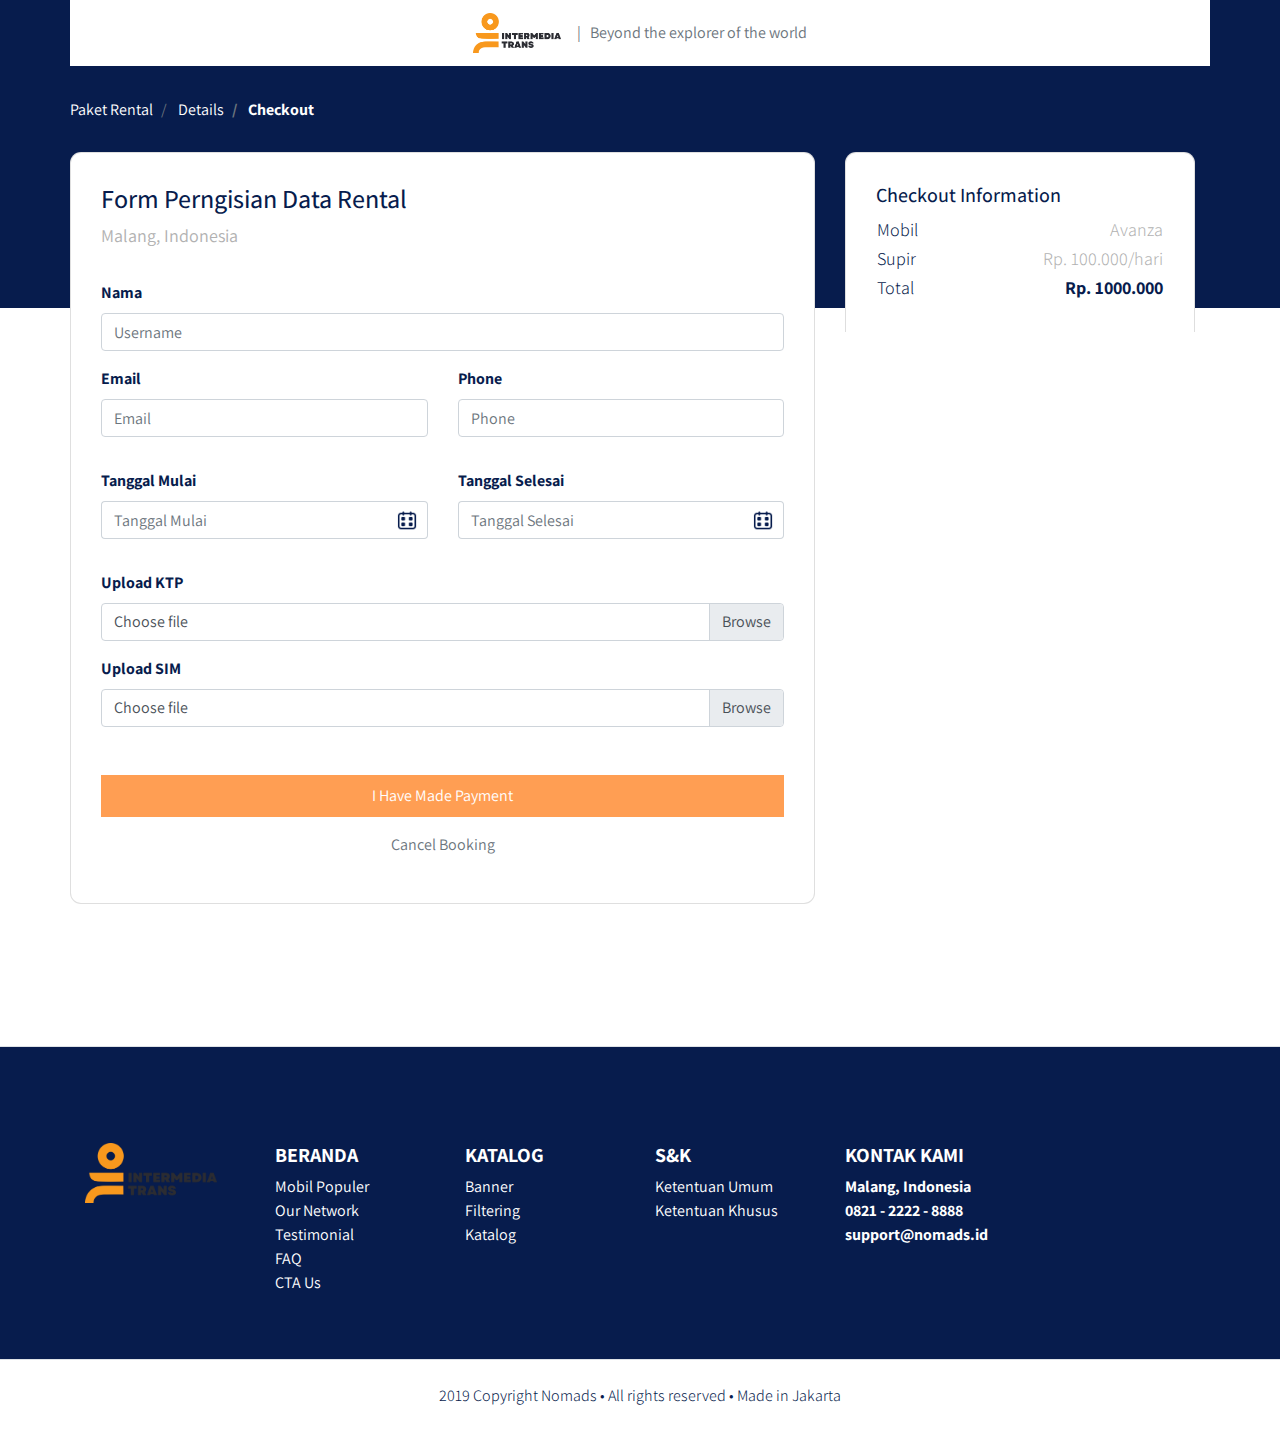
<file: checkout.html>
<!DOCTYPE html>
<html lang="en">

<head>
    <meta charset="UTF-8" />
    <meta name="viewport" content="width=device-width, initial-scale=1.0" />
    <meta http-equiv="X-UA-Compatible" content="ie=edge" />
    <title>Details</title>
    <link rel="stylesheet" href="frontend/libraries/bootstrap/css/bootstrap.css" />
    <link rel="stylesheet" href="frontend/styles/main.css" />
    <link href="https://fonts.googleapis.com/css?family=Assistant:200,400,700&&display=swap" rel="stylesheet" />
    <link href="https://fonts.googleapis.com/css?family=Playfair+Display:400,700&display=swap" rel="stylesheet" />
    <link rel="stylesheet" href="frontend/libraries/xzoom/dist/xzoom.css" />
    <link rel="stylesheet" href="frontend/libraries/gijgo/css/gijgo.min.css" />
</head>

<body>
    <!-- Semantic elements -->
    <!-- https://www.w3schools.com/html/html5_semantic_elements.asp -->

    <!-- Bootstrap navbar example -->
    <!-- https://www.w3schools.com/bootstrap4/bootstrap_navbar.asp -->
    <div class="container">
        <nav class="row navbar navbar-expand-lg navbar-light bg-white">
            <div class="navbar-nav ml-auto mr-auto mr-sm-auto mr-lg-0 mr-md-auto">
                <a class="navbar-brand" href="index.html">
                    <img src="frontend/images/logo itc.png" alt="" />
                </a>
            </div>
            <ul class="navbar-nav mr-auto d-none d-lg-block">
                <li>
                    <span class="text-muted">| &nbsp; Beyond the explorer of the world</span>
                </li>
            </ul>
        </nav>
    </div>
    <main>
        <section class="section-details-header"></section>
        <section class="section-details-content">
            <div class="container">
                <div class="row">
                    <div class="col p-0 pl-3 pl-lg-0">
                        <nav aria-label="breadcrumb">
                            <ol class="breadcrumb">
                                <li class="breadcrumb-item" aria-current="page">
                                    Paket Rental
                                </li>
                                <li class="breadcrumb-item" aria-current="page">
                                    Details
                                </li>
                                <li class="breadcrumb-item active" aria-current="page">
                                    Checkout
                                </li>
                            </ol>
                        </nav>
                    </div>
                </div>
                <div class="row">
                    <div class="col-lg-8 pl-lg-0">
                        <div class="card card-details mb-3">
                            <h1>Form Perngisian Data Rental</h1>
                            <p>Malang, Indonesia</p>
                            <div class="member mt-3">
                                <form>
                                    <div class="form-group">
                                        <label for="inputUsername" class="font-weight-bold">Nama </label>
                                        <input type="text" class="form-control" id="inputUsername" placeholder="Username" />
                                    </div>
                                    <div class="form-group row">
                                        <div class="col-md-6 col-sm-6 mb-3">
                                            <label for="inputEmail" class="font-weight-bold">Email </label>
                                            <input type="email" class="form-control" id="inputEmail" placeholder="Email" />
                                        </div>
                                        <div class="col-md-6 col-sm-6">
                                            <label for="inputPhone" class="font-weight-bold">Phone </label>
                                            <input type="tel" class="form-control" id="inputPhone" placeholder="Phone" />
                                        </div>
                                    </div>
                                    <div class="form-group row">
                                        <div class="col-md-6 col-sm-6 mb-3">
                                            <label for="tanggalMulai" class="font-weight-bold">Tanggal Mulai</label>
                                            <div class="input-group">
                                                <input type="text" class="form-control datepicker" id="tanggalMulai" placeholder="Tanggal Mulai" />
                                            </div>
                                        </div>
                                        <div class="col-md-6 col-sm-6 mb-3">
                                            <label for="tanggalSelesai" class="font-weight-bold">Tanggal Selesai</label>
                                            <div class="input-group">
                                                <input type="text" class="form-control datepicker" id="tanggalSelesai" placeholder="Tanggal Selesai" />
                                            </div>
                                        </div>
                                    </div>
                                    <div class="form-group">
                                        <label for="inputKTP" class="font-weight-bold">Upload KTP</label>
                                        <div class="custom-file">
                                            <input type="file" class="custom-file-input" id="inputKTP" accept=".jpg, .jpeg, .png, .pdf" />
                                            <label class="custom-file-label" for="inputKTP">Choose file</label>
                                        </div>
                                    </div>
                                    <div class="form-group">
                                        <label for="inputSIM" class="font-weight-bold">Upload SIM</label>
                                        <div class="custom-file">
                                            <input type="file" class="custom-file-input" id="inputSIM" accept=".jpg, .jpeg, .png, .pdf" />
                                            <label class="custom-file-label" for="inputSIM">Choose file</label>
                                        </div>
                                    </div>
                                    <div class="form-group">
                                        <div class="join-container mt-5">
                                            <a href="success.html" class="btn btn-block btn-join-now mt-3 py-2">I Have Made Payment</a>
                                        </div>
                                        <div class="text-center mt-3">
                                            <a href="#" class="text-muted">Cancel Booking</a>
                                        </div>
                                    </div>
                                </form>
                            </div>
                        </div>
                    </div>
                    <div class="col-lg-4">
                        <div class="card card-details card-right">
                            <h2>Checkout Information</h2>
                            <table class="trip-informations">
                                <tr>
                                    <th width="50%">Mobil</th>
                                    <td width="50%" class="text-right">Avanza</td>
                                </tr>
                                <tr>
                                    <th width="50%">Supir</th>
                                    <td width="50%" class="text-right">Rp. 100.000/hari</td>
                                </tr>
                                <tr>
                                    <th width="50%">Total</th>
                                    <td width="50%" class="text-right text-total"><span class="text-blue">Rp. 1000.000</td>
                  </tr>
                </table>
              </div>
            </div>
          </div>
        </div>
      </section>
    </main>
    <footer class="section-footer mt-5 mb-4 border-top pt-lg-5">
      <div class=" container pt-5 pb-5">
          <div class="row justify-content-center">
              <div class="col-12">
                  <div class="row">
                      <div class="col-12">
                          <div class="row ">
                              <div class="col-12 col-lg-2">
                                  <a class="footer-brand" href="index.html">
                                      <img src="frontend/images/logo itc.png" alt="" />
                                  </a>
                                  <div class="social-icons mt-3 ">
                                      <a href="#" class="social-icon mr-2">
                                          <i class="fab fa-facebook fa-2x "></i>
                                      </a>
                                      <a href="#" class="social-icon">
                                          <i class="fab fa-whatsapp fa-2x mr-2 "></i>
                                      </a>
                                      <a href="#" class="social-icon">
                                          <i class="fab fa-instagram fa-2x "></i>
                                      </a>
                                  </div>
                              </div>

                              <div class="col-12 col-lg-2">
                                  <h5 class="footertxt ">BERANDA</h5>
                                  <ul class="list-unstyled">
                                      <li>
                                          <a href="index.html">Mobil Populer </a>
                                      </li>
                                      <li>
                                          <a href="index.html">Our Network</a>
                                      </li>
                                      <li>
                                          <a href="index.html">Testimonial</a>
                                      </li>
                                      <li>
                                          <a href="index.html">FAQ</a>
                                      </li>
                                      <li>
                                          <a href="index.html">CTA Us</a>
                                      </li>
                                  </ul>
                              </div>
                              <div class="col-12 col-lg-2">
                                  <h5 class="footertxt">KATALOG</h5>
                                  <ul class="list-unstyled">
                                      <li><a href="katalog.html">Banner</a></li>
                                      <li><a href="katalog.html">Filtering</a></li>
                                      <li><a href="katalog.html">Katalog</a></li>
                                  </ul>
                              </div>
                              <div class="col-12 col-lg-2">
                                  <h5 class="footertxt">S&K</h5>
                                  <ul class="list-unstyled">
                                      <li><a href="syaratketentuan.html">Ketentuan Umum </a></li>
                                      <li><a href="syaratketentuan.html">Ketentuan Khusus</a></li>

                                  </ul>
                              </div>
                              <div class="col-12 col-lg-2">
                                  <h5 class="footertxt">KONTAK KAMI</h5>
                                  <ul class="list-unstyled footertxt">
                                      <li>Malang, Indonesia</li>
                                      <li>0821 - 2222 - 8888</li>
                                      <li>support@nomads.id</li>
                                  </ul>
                              </div>
                          </div>
                      </div>
                  </div>
              </div>
          </div>
      </div>
      <div class="container-fluid footerbawah" style="background-color: white;">
          <div class="row border-top justify-content-center align-items-center pt-4">
              <div class="col-auto text-black-500 font-weight-light">2019 Copyright Nomads • All rights reserved • Made in Jakarta</div>
          </div>
      </div>
  </footer>
    <script src="frontend/libraries/retina/retina.js"></script>
    <script src="frontend/libraries/jquery/jquery-3.4.1.min.js"></script>
    <script src="frontend/libraries/bootstrap/js/bootstrap.js"></script>
    <script src="frontend/libraries/xzoom/dist/xzoom.min.js"></script>
    <script src="frontend/libraries/gijgo/js/gijgo.min.js"></script>
    <script>
      $(document).ready(function () {
        $(".xzoom, .xzoom-gallery").xzoom({
          zoomWidth: 500,
          title: false,
          tint: "#333",
          Xoffset: 15,
        });

        $("#tanggalMulai").datepicker({
          uiLibrary: "bootstrap4",
          icons: {
            rightIcon: '<img src="frontend/images/ic_doe.png" alt="" />',
          },
        });

        $("#tanggalSelesai").datepicker({
          uiLibrary: "bootstrap4",
          icons: {
            rightIcon: '<img src="frontend/images/ic_doe.png" alt="" />',
          },
        });
      });
    </script>
  </body>
</html>
</file>
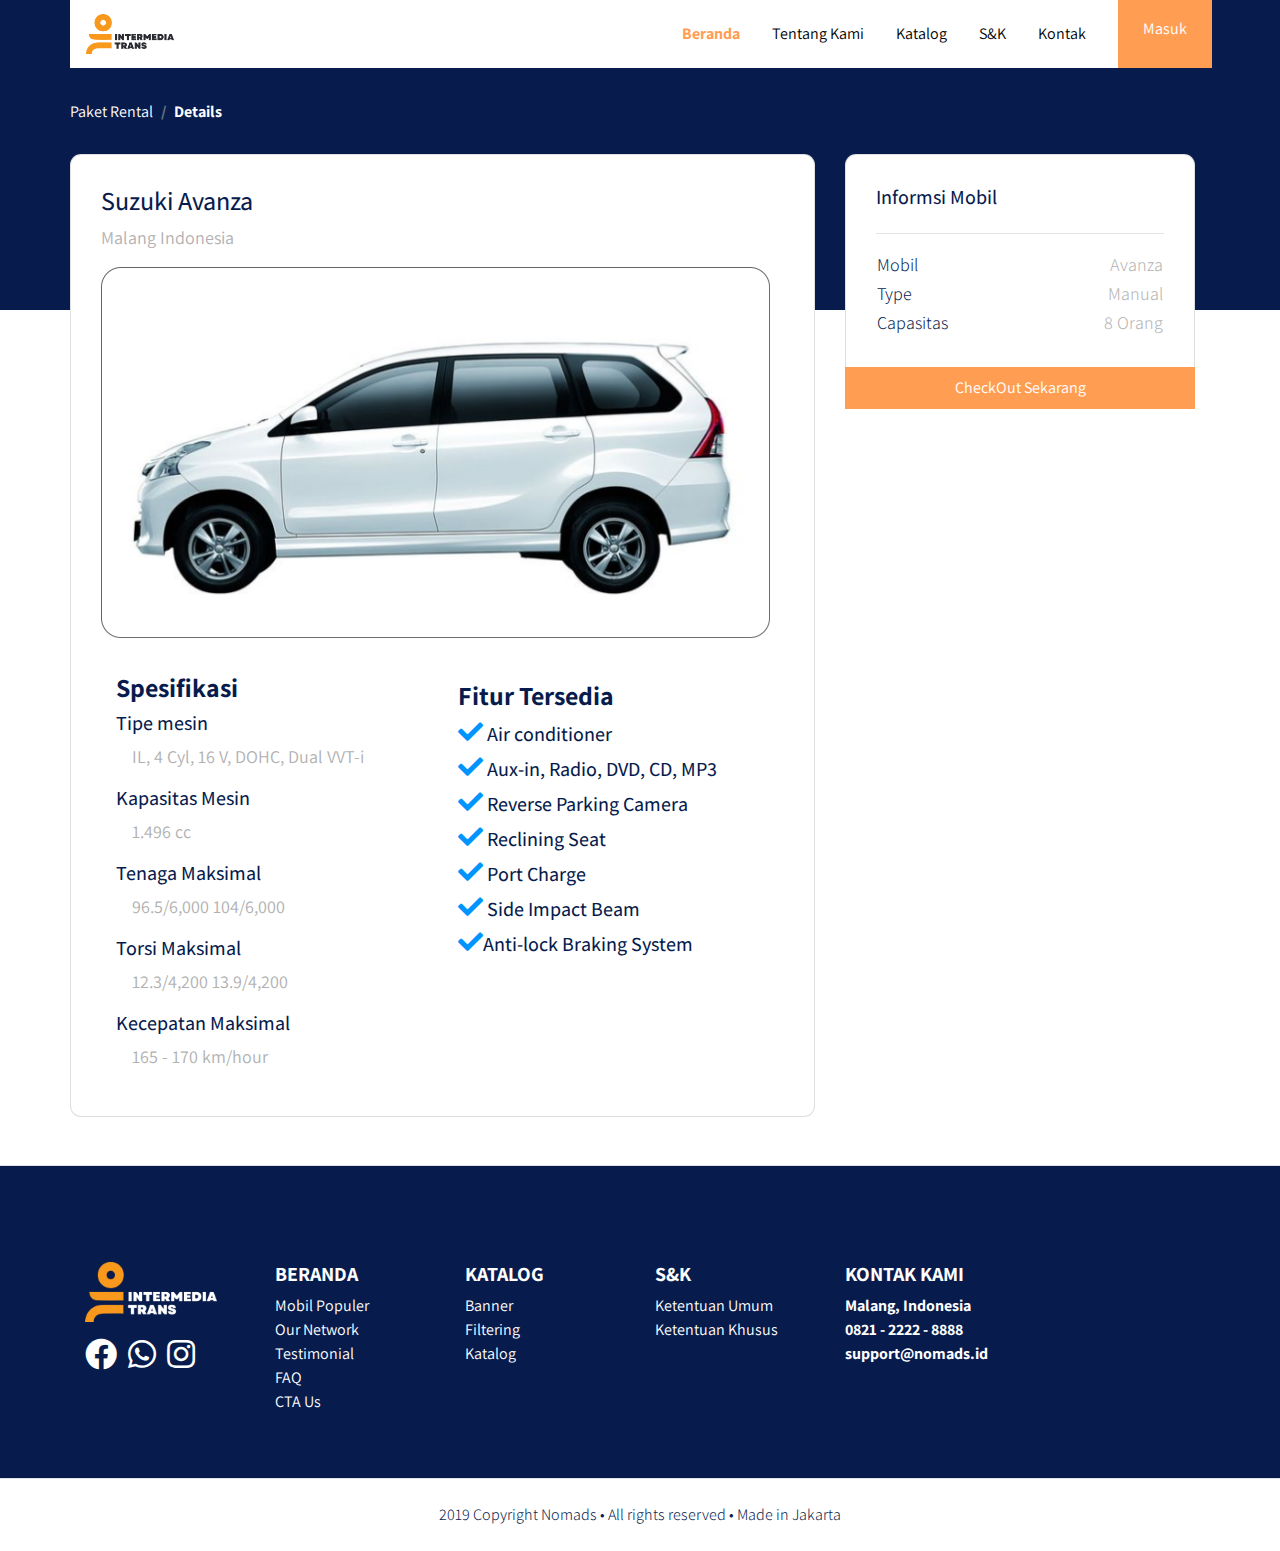
<file: details.html>
<!DOCTYPE html>
<html lang="en">
  <head>
    <meta charset="UTF-8" />
    <meta name="viewport" content="width=device-width, initial-scale=1.0" />
    <meta http-equiv="X-UA-Compatible" content="ie=edge" />
    <title>Details</title>
    <link rel="stylesheet" href="frontend/libraries/bootstrap/css/bootstrap.css" />
    <link rel="stylesheet" href="frontend/styles/main.css" />
    <link href="https://fonts.googleapis.com/css?family=Assistant:200,400,700&&display=swap" rel="stylesheet" />
    <link href="https://fonts.googleapis.com/css?family=Playfair+Display:400,700&display=swap" rel="stylesheet" />
    <link rel="stylesheet" href="frontend/libraries/xzoom/dist/xzoom.css" />
    <link rel="stylesheet" href="https://cdnjs.cloudflare.com/ajax/libs/font-awesome/5.15.3/css/all.min.css" />
  </head>

  <body>
    <!-- Semantic elements -->
    <!-- https://www.w3schools.com/html/html5_semantic_elements.asp -->

    <!-- Bootstrap navbar example -->
    <!-- https://www.w3schools.com/bootstrap4/bootstrap_navbar.asp -->
    <div class="container">
      <nav class="row navbar navbar-expand-lg navbar-light bg-white">
        <a class="navbar-brand" href="index.html">
          <img src="frontend/images/logo itc.png" alt="" />
        </a>
        <button class="navbar-toggler navbar-toggler-right" type="button" data-toggle="collapse" data-target="#navb">
          <span class="navbar-toggler-icon"></span>
        </button>
        <!-- Menu -->
        <!-- Navbar  -->
        <div class="collapse navbar-collapse" id="navb">
          <ul class="navbar-nav ml-auto mr-3">
            <li class="nav-item mx-md-2">
              <a class="nav-link active" href="index.html">Beranda</a>
            </li>
            <li class="nav-item mx-md-2">
              <a class="nav-link" href="tentangkami.html">Tentang Kami</a>
            </li>
            <li class="nav-item mx-md-2">
              <a class="nav-link" href="katalog.html">Katalog</a>
            </li>
            <li class="nav-item mx-md-2">
              <a class="nav-link" href="syaratketentuan.html">S&K</a>
            </li>
            <li class="nav-item mx-md-2">
              <a class="nav-link" href="kontakkami.html">Kontak</a>
            </li>
          </ul>
          <!-- Mobile button -->
          <form class="form-inline d-sm-block d-md-none">
            <a href="login.html" class="btn btn-login my-2 my-sm-0">Masuk</a>
          </form>
          <!-- Desktop Button -->
          <form class="form-inline my-2 my-lg-0 d-none d-md-block">
            <a href="login.html" class="btn btn-login btn-navbar-right my-2 my-sm-0 px-4" style="line-height: 40px; padding: 10px 0">Masuk</a>
          </form>
        </div>
      </nav>
    </div>
    <main>
      <section class="section-details-header"></section>
      <section class="section-details-content">
        <div class="container">
          <div class="row">
            <div class="col p-0 pl-3 pl-lg-0">
              <nav aria-label="breadcrumb ">
                <ol class="breadcrumb">
                  <li class="breadcrumb-item" aria-current="page ">Paket Rental</li>
                  <li class="breadcrumb-item active" aria-current="page ">Details</li>
                </ol>
              </nav>
            </div>
          </div>
          <div class="row">
            <div class="col-lg-8 pl-lg-0">
              <div class="card card-details">
                <h1>Suzuki Avanza</h1>
                <p>Malang Indonesia</p>
                <div class="gallery">
                  <div class="xzoom-container">
                    <img class="xzoom" id="xzoom-default " src="frontend/images/details.png " xoriginal="frontend/images/details.png " />
                  </div>

                  <div class="container mt-4">
                    <div class="row justify-content-between">
                      <div class="col-6">
                        <h1 class="font-weight-bold">Spesifikasi</h1>
                        <h2>Tipe mesin</h2>
                        <p class="ml-3">IL, 4 Cyl, 16 V, DOHC, Dual VVT-i</p>
                        <h2>Kapasitas Mesin</h2>
                        <p class="ml-3">1.496 cc</p>
                        <h2>Tenaga Maksimal</h2>
                        <p class="ml-3">96.5/6,000 104/6,000</p>
                        <h2>Torsi Maksimal</h2>
                        <p class="ml-3">12.3/4,200 13.9/4,200</p>
                        <h2>Kecepatan Maksimal</h2>
                        <p class="ml-3">165 - 170 km/hour</p>
                      </div>
                      <div class="col-6 fiturtersedia my-2">
                        <h1 class="font-weight-bold">Fitur Tersedia</h1>
                        <h2 class=" "><i class="fas fa-check"></i> Air conditioner</h2>
                        <h2 class=" "><i class="fas fa-check"></i> Aux-in, Radio, DVD, CD, MP3</h2>
                        <h2 class=" "><i class="fas fa-check"></i> Reverse Parking Camera</h2>
                        <h2 class=" "><i class="fas fa-check"></i> Reclining Seat</h2>
                        <h2 class=" "><i class="fas fa-check"></i> Port Charge</h2>
                        <h2 class=" "><i class="fas fa-check"></i> Side Impact Beam</h2>
                        <h2 class=" "><i class="fas fa-check"></i>Anti-lock Braking System</h2>
                      </div>
                    </div>
                  </div>
                </div>
              </div>
            </div>
            <div class="col-lg-4">
              <div class="card card-details card-right">
                <h2>Informsi Mobil</h2>
                <hr />

                <table class="trip-informations">
                  <tr>
                    <th width="50% ">Mobil</th>
                    <td width="50% " class="text-right">Avanza</td>
                  </tr>
                  <tr>
                    <th width="50% ">Type</th>
                    <td width="50% " class="text-right">Manual</td>
                  </tr>
                  <tr>
                    <th width="50% ">Capasitas</th>
                    <td width="50% " class="text-right">8 Orang</td>
                  </tr>
                </table>
              </div>
              <div class="join-container">
                <a href="checkout.html " class="btn btn-block btn-join-now mt-3 py-2">CheckOut Sekarang</a>
              </div>
            </div>
          </div>
        </div>
      </section>
    </main>
    <footer class="section-footer mt-5 mb-4 border-top pt-lg-5">
      <div class="container pt-5 pb-5">
        <div class="row justify-content-center">
          <div class="col-12">
            <div class="row">
              <div class="col-12">
                <div class="row">
                  <div class="col-12 col-lg-2">
                    <a class="footer-brand" href="index.html ">
                      <img src="frontend/images/logofooter.png " alt=" " />
                    </a>
                    <div class="social-icons mt-3">
                      <a href="# " class="social-icon mr-2">
                        <i class="fab fa-facebook fa-2x"></i>
                      </a>
                      <a href="# " class="social-icon">
                        <i class="fab fa-whatsapp fa-2x mr-2"></i>
                      </a>
                      <a href="# " class="social-icon">
                        <i class="fab fa-instagram fa-2x"></i>
                      </a>
                    </div>
                  </div>

                  <div class="col-12 col-lg-2">
                    <h5 class="footertxt">BERANDA</h5>
                    <ul class="list-unstyled">
                      <li>
                        <a href="index.html ">Mobil Populer </a>
                      </li>
                      <li>
                        <a href="index.html ">Our Network</a>
                      </li>
                      <li>
                        <a href="index.html ">Testimonial</a>
                      </li>
                      <li>
                        <a href="index.html ">FAQ</a>
                      </li>
                      <li>
                        <a href="index.html ">CTA Us</a>
                      </li>
                    </ul>
                  </div>
                  <div class="col-12 col-lg-2">
                    <h5 class="footertxt">KATALOG</h5>
                    <ul class="list-unstyled">
                      <li><a href="katalog.html ">Banner</a></li>
                      <li><a href="katalog.html ">Filtering</a></li>
                      <li><a href="katalog.html ">Katalog</a></li>
                    </ul>
                  </div>
                  <div class="col-12 col-lg-2">
                    <h5 class="footertxt">S&K</h5>
                    <ul class="list-unstyled">
                      <li><a href="syaratketentuan.html ">Ketentuan Umum </a></li>
                      <li><a href="syaratketentuan.html ">Ketentuan Khusus</a></li>
                    </ul>
                  </div>
                  <div class="col-12 col-lg-2">
                    <h5 class="footertxt">KONTAK KAMI</h5>
                    <ul class="list-unstyled footertxt">
                      <li>Malang, Indonesia</li>
                      <li>0821 - 2222 - 8888</li>
                      <li>support@nomads.id</li>
                    </ul>
                  </div>
                </div>
              </div>
            </div>
          </div>
        </div>
      </div>
      <div class="container-fluid footerbawah" style="background-color: white">
        <div class="row border-top justify-content-center align-items-center pt-4">
          <div class="col-auto text-black-500 font-weight-light">2019 Copyright Nomads • All rights reserved • Made in Jakarta</div>
        </div>
      </div>
    </footer>
    <script src="frontend/libraries/retina/retina.js "></script>
    <script src="frontend/libraries/jquery/jquery-3.4.1.min.js "></script>
    <script src="frontend/libraries/bootstrap/js/bootstrap.js "></script>
    <script src="frontend/libraries/xzoom/dist/xzoom.min.js "></script>
    <script>
      $(document).ready(function () {
        $(".xzoom, .xzoom-gallery ").xzoom({
          zoomWidth: 500,
          title: false,
          tint: "#333 ",
          Xoffset: 15,
        });
      });
    </script>
  </body>
</html>
</file>
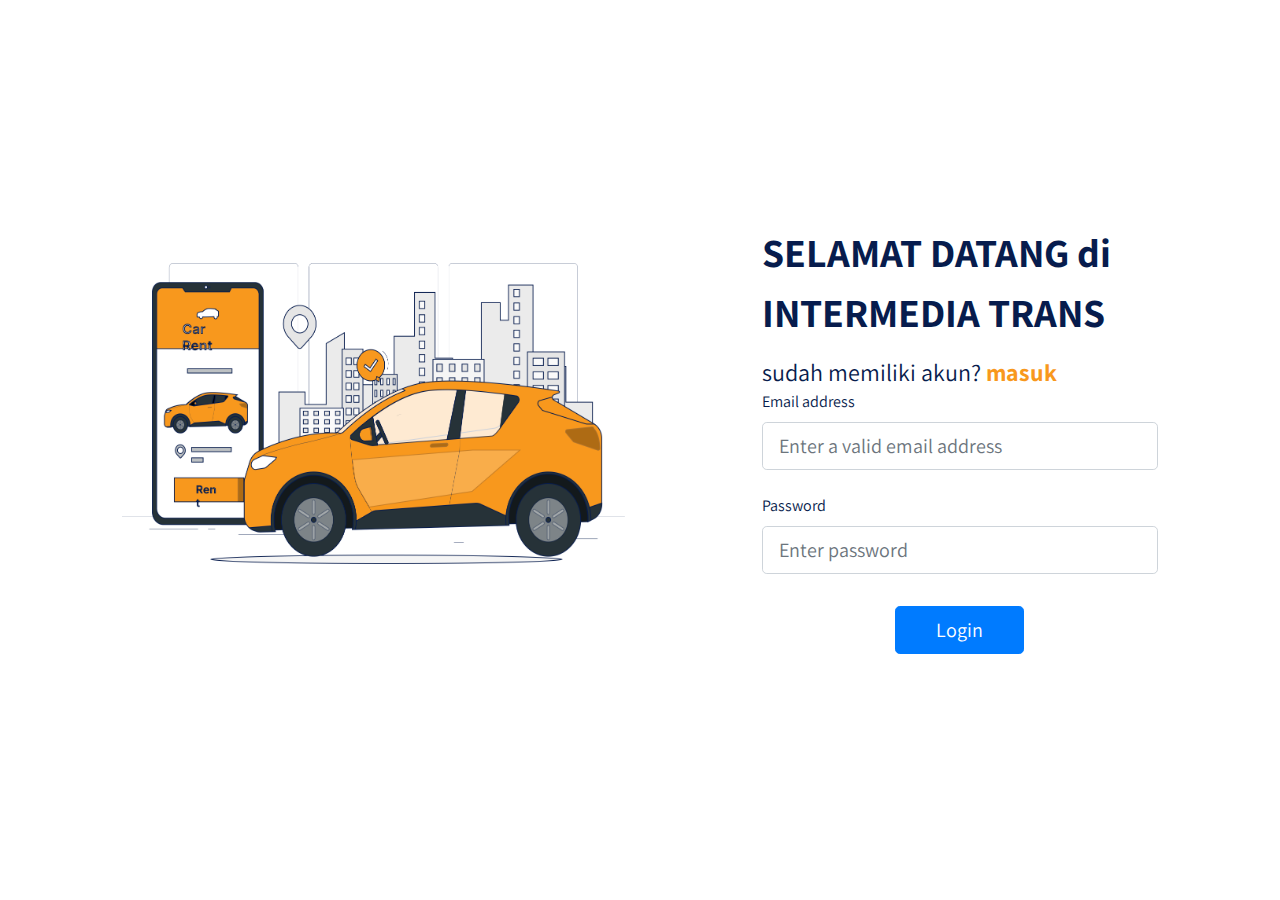
<file: login.html>
<!DOCTYPE html>
<html lang="en">
  <head>
    <meta charset="UTF-8" />
    <meta name="viewport" content="width=device-width, initial-scale=1.0" />
    <meta http-equiv="X-UA-Compatible" content="ie=edge" />
    <title>Document</title>
    <link rel="stylesheet" href="frontend/libraries/bootstrap/css/bootstrap.css" />
    <link rel="stylesheet" href="frontend/styles/main.css" />
    <link href="https://fonts.googleapis.com/css?family=Assistant:200,400,700&&display=swap" rel="stylesheet" />
    <link href="https://fonts.googleapis.com/css?family=Playfair+Display:400,700&display=swap" rel="stylesheet" />
  </head>

  <body>
    <section class="vh-100">
      <div class="container-fluid h-custom">
        <div class="row d-flex justify-content-center align-items-center h-100">
          <div class="col-md-9 col-lg-6 col-xl-5">
            <img src="frontend/images/loginsy.png" class="img-fluid" alt="Sample image" />
          </div>
          <div class="col-md-8 col-lg-6 col-xl-4 offset-xl-1">
            <form>
              <div class="d-flex flex-row align-items-center justify-content-center justify-content-lg-start selamat mt-5">SELAMAT DATANG di INTERMEDIA TRANS</div>
              <p class="fw-bold mt-2 pt-1 mb-0 sudahakun">sudah memiliki akun? <a href="#!" class="link-masuk text-decoration-none">masuk</a></p>
              <!-- Email input -->
              <div class="form-outline mb-4">
                <label class="form-label" for="form3Example3">Email address</label>
                <input type="email" id="form3Example3" class="form-control form-control-lg" placeholder="Enter a valid email address" />
              </div>

              <!-- Password input -->
              <div class="form-outline mb-3">
                <label class="form-label" for="form3Example4">Password</label>
                <input type="password" id="form3Example4" class="form-control form-control-lg" placeholder="Enter password" />
              </div>

              <div class="text-center text-lg-start mt-4 pt-2">
                <button type="button" class="btn btn-primary btn-lg" style="padding-left: 2.5rem; padding-right: 2.5rem">Login</button>
              </div>
            </form>
          </div>
        </div>
      </div>
    </section>
    <script src="frontend/libraries/retina/retina.js"></script>
    <script src="frontend/libraries/jquery/jquery-3.4.1.min.js"></script>
    <script src="frontend/libraries/bootstrap/js/bootstrap.js"></script>
  </body>
</html>
</file>
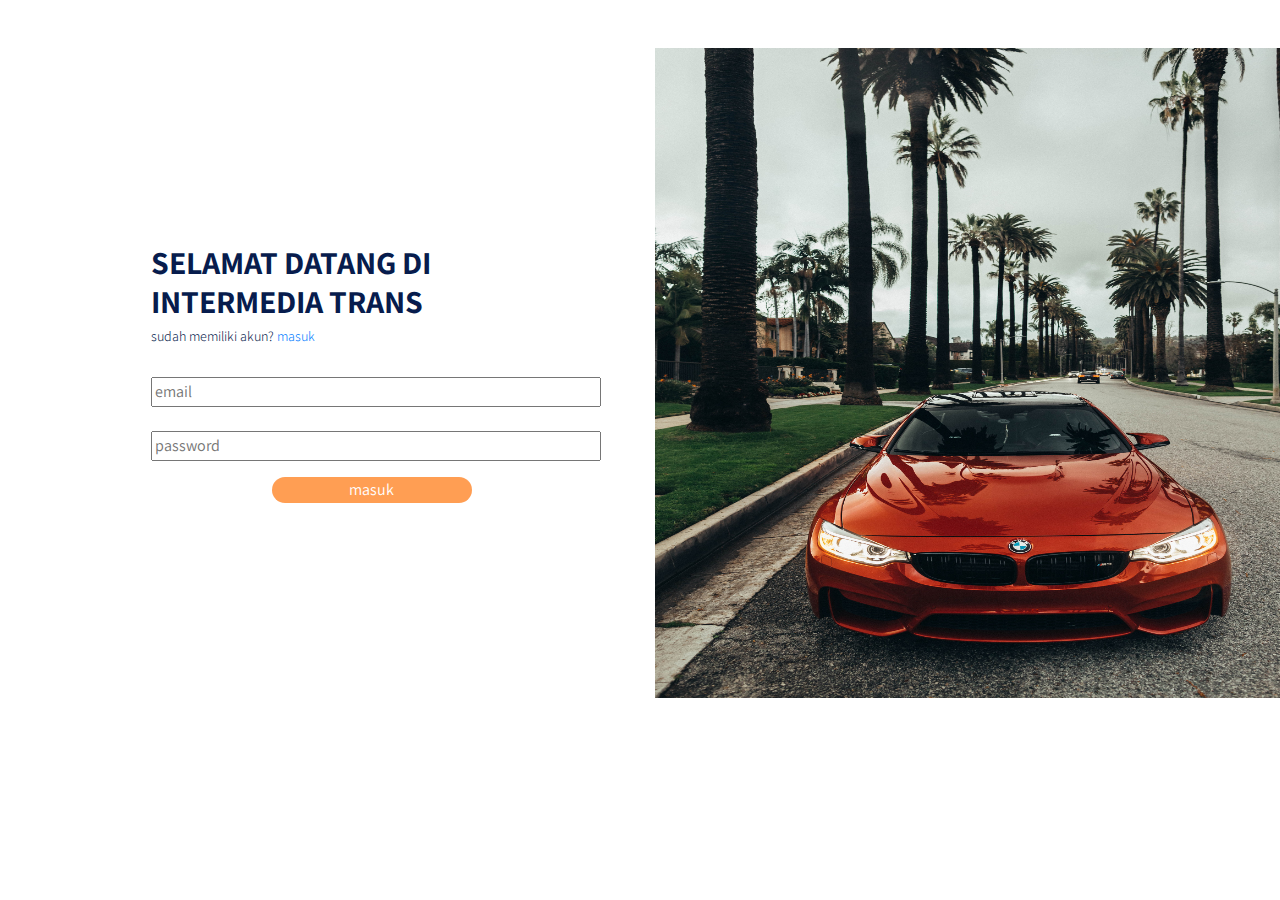
<file: register.html>
<!DOCTYPE html>
<html lang="en">

<head>
    <meta charset="UTF-8" />
    <meta name="viewport" content="width=device-width, initial-scale=1.0" />
    <meta http-equiv="X-UA-Compatible" content="ie=edge" />
    <title>Document</title>
    <link rel="stylesheet" href="frontend/libraries/bootstrap/css/bootstrap.css" />
    <link rel="stylesheet" href="frontend/styles/main.css" />
    <link href="https://fonts.googleapis.com/css?family=Assistant:200,400,700&&display=swap" rel="stylesheet" />
    <link href="https://fonts.googleapis.com/css?family=Playfair+Display:400,700&display=swap" rel="stylesheet" />
</head>
<body>
 <section>
    <div class="container  p-5">
        <div class="row">
            <div class="col-6  px-5" style="display: flex; flex-direction: column; justify-content: center;">
                <h2 class="font-weight-bold">
                    SELAMAT DATANG DI INTERMEDIA TRANS 
                </h2>
                <h3 class="akun font-weight-light">
                    sudah memiliki akun? <a href="">masuk</a>
                </h3>
<form action="proses_login.php" method="post">
    <div>
        <label for="email"></label>
        <input class="email" type="text" id="email" placeholder="email" required>
    </div>

    <div>
        <label for="password"></label>
        <input class="password" type="password" id="password" placeholder="password" required>
    </div>
    <div class="text-center">
        <input class="masuk mt-3" type="submit" value="masuk">
    </div>
</form>
            </div>
            <div class="col-6">
                    <img src="frontend/images/login.jpg" style="width: 660px; height: 650px;">
            </div>
        </div>
    </div>
 </section>   
<script src="frontend/libraries/retina/retina.js"></script>
<script src="frontend/libraries/jquery/jquery-3.4.1.min.js"></script>
<script src="frontend/libraries/bootstrap/js/bootstrap.js"></script>
</body>
</html>
</file>
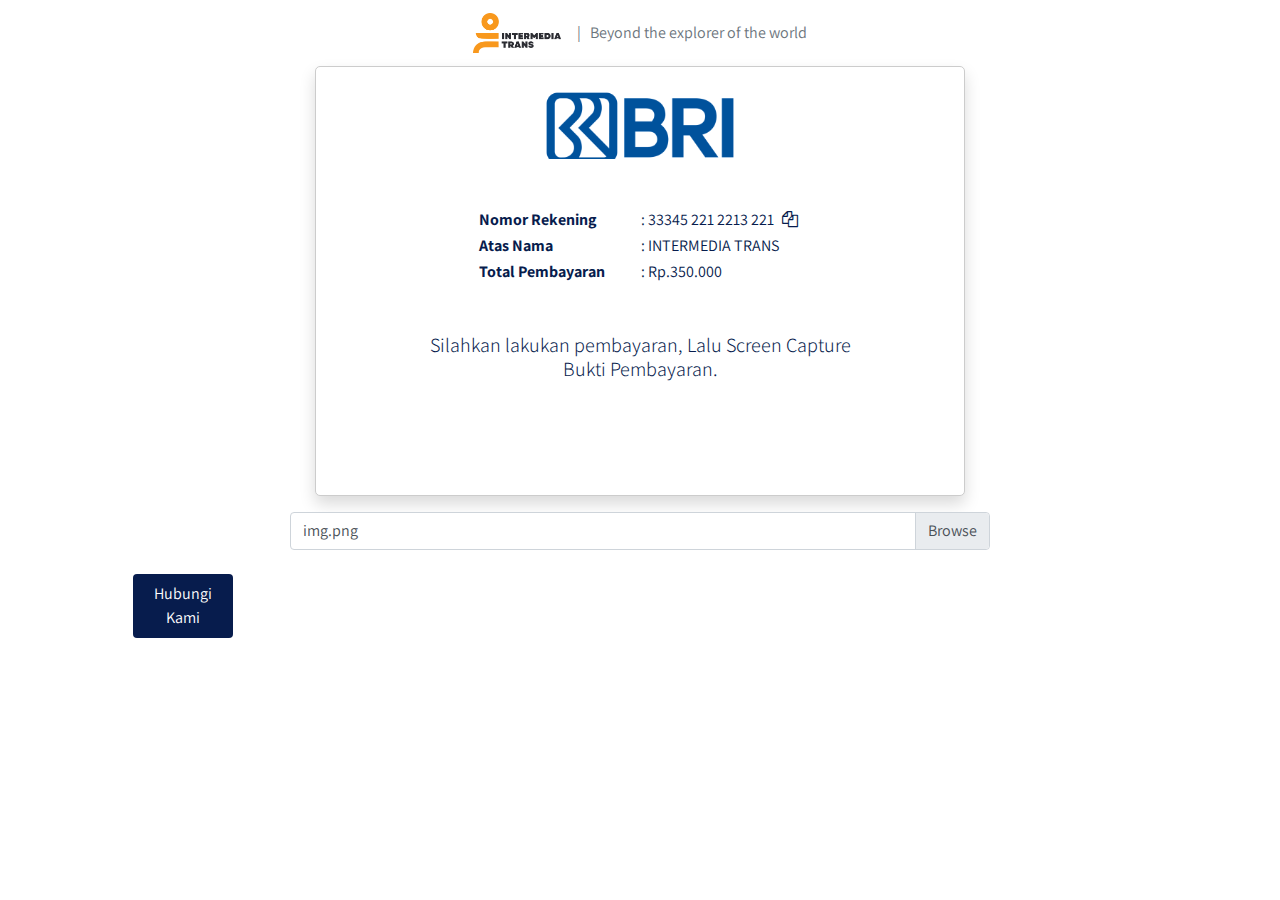
<file: statuscekout.html>
<!DOCTYPE html>
<html lang="en">

<head>
    <meta charset="UTF-8" />
    <meta name="viewport" content="width=device-width, initial-scale=1.0" />
    <meta http-equiv="X-UA-Compatible" content="ie=edge" />
    <title>Details</title>
    <link rel="stylesheet" href="frontend/libraries/bootstrap/css/bootstrap.css" />
    <link rel="stylesheet" href="frontend/styles/main.css" />
    <link href="https://fonts.googleapis.com/css?family=Assistant:200,400,700&&display=swap" rel="stylesheet" />
    <link href="https://fonts.googleapis.com/css?family=Playfair+Display:400,700&display=swap" rel="stylesheet" />
    <link rel="stylesheet" href="frontend/libraries/xzoom/dist/xzoom.css" />
    <link rel="stylesheet" href="frontend/libraries/gijgo/css/gijgo.min.css" />
    <link rel="stylesheet" href="https://cdnjs.cloudflare.com/ajax/libs/font-awesome/4.7.0/css/font-awesome.min.css">
</head>

<body>
    <!-- Semantic elements -->
    <!-- https://www.w3schools.com/html/html5_semantic_elements.asp -->

    <!-- Bootstrap navbar example -->
    <!-- https://www.w3schools.com/bootstrap4/bootstrap_navbar.asp -->
    <div class="container">
        <nav class="row navbar navbar-expand-lg navbar-light bg-white">
            <div class="navbar-nav ml-auto mr-auto mr-sm-auto mr-lg-0 mr-md-auto">
                <a class="navbar-brand" href="index.html">
                    <img src="frontend/images/logo itc.png" alt="" />
                </a>
            </div>
            <ul class="navbar-nav mr-auto d-none d-lg-block">
                <li>
                    <span class="text-muted">| &nbsp; Beyond the explorer of the world</span>
                </li>
            </ul>
        </nav>
    </div>
    <main>
        <div class="container ">
            <div class="card card-status shadow mx-auto">

                <div class=" st text-center mt-4 mb-4">
                    <img class="bri" src="frontend/images/Logo-Bank-BRI.png" alt="" />

                    <table class="statuscekout text-left mt-5 mb-5 mx-auto center-table justify-content-around">
                        <tr>
                            <th width="50%">Nomor Rekening</th>
                            <td width="50%" class="text-left">: 33345 221 2213 221
                                <i class="fa fa-copy copy-icon" onclick="copyTextToClipboard('nomorRekening')"></i></td>
                        </tr>

                        <tr>
                            <th width="50%">Atas Nama</th>
                            <td width="50%" class="text-left">: INTERMEDIA TRANS</td>
                        </tr>
                        <tr>
                            <th width="50%">Total Pembayaran</th>
                            <td width="50%" class="text-left">: Rp.350.000</td>
                        </tr>
                    </table>
                    <h1 class="keterangan font-weight-light mt-5">
                        Silahkan lakukan pembayaran, Lalu Screen Capture <br> Bukti Pembayaran.
                    </h1>
                </div>

            </div>

            <div class="input input-group mb-3 mt-3 mx-auto">
                <div class="custom-file">
                  <input type="file" class="custom-file-input" id="inputGroupFile02">
                  <label class="custom-file-label" for="inputGroupFile02" aria-describedby="inputGroupFileAddon02"> img.png</label>
                </div>
              </div>

            <a href="index.html" class="btn btnstatus p-2 px-4 mt-4 ml-5"> Hubungi Kami </a>
        </div>
        </div>
        </div>








        </div>
    </main>
    <script>
        function copyTextToClipboard(elementId) {
            var textToCopy = document.getElementById(elementId);
            var range = document.createRange();
            range.selectNode(textToCopy);
            window.getSelection().removeAllRanges();
            window.getSelection().addRange(range);
            document.execCommand("copy");
            window.getSelection().removeAllRanges();
        }
    </script>
    <script src="frontend/libraries/retina/retina.js"></script>
    <script src="frontend/libraries/jquery/jquery-3.4.1.min.js"></script>
    <script src="frontend/libraries/bootstrap/js/bootstrap.js"></script>
    <script src="frontend/libraries/xzoom/dist/xzoom.min.js"></script>
    <script src="frontend/libraries/gijgo/js/gijgo.min.js"></script>
</body>

</html>
</file>
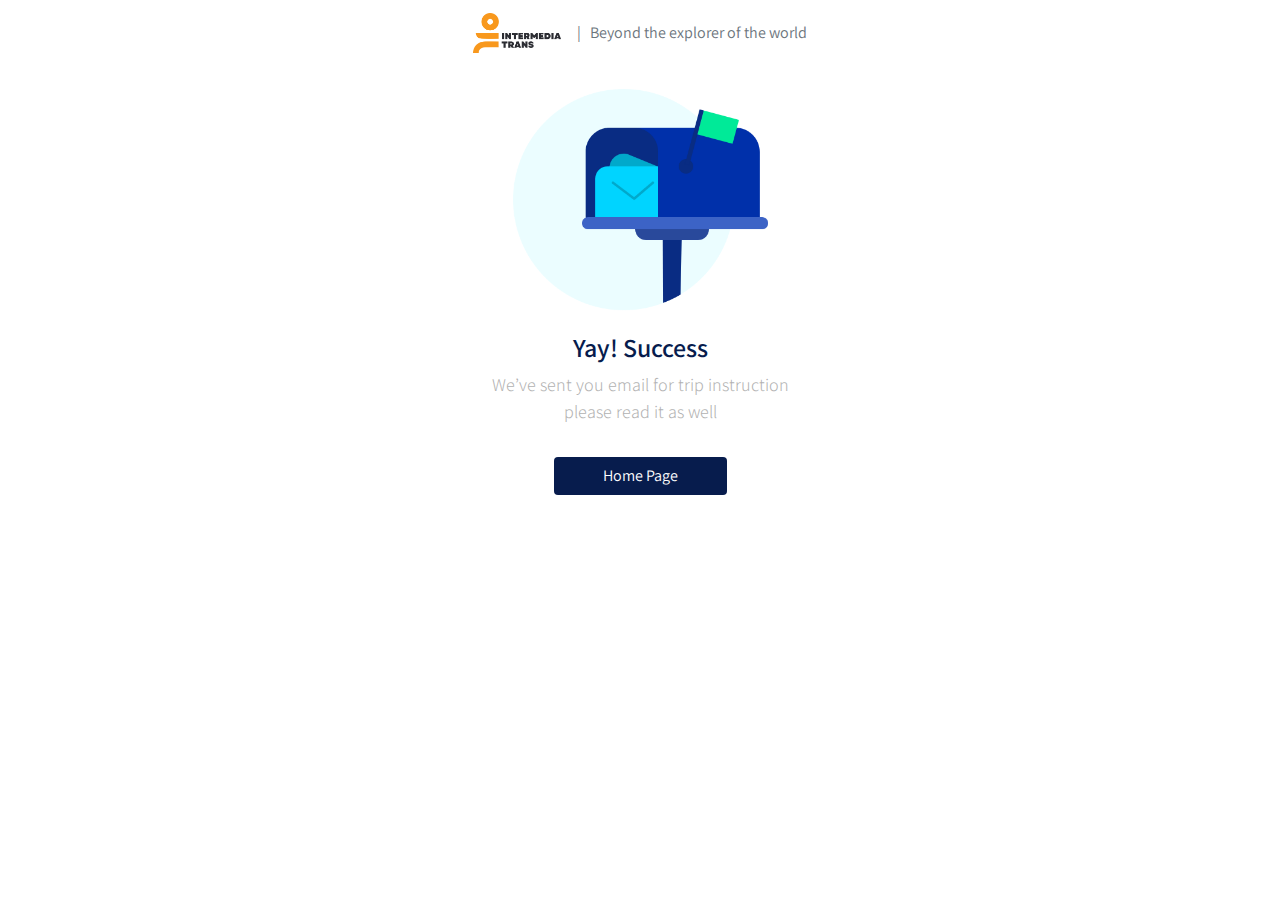
<file: success.html>
<!DOCTYPE html>
<html lang="en">
  <head>
    <meta charset="UTF-8" />
    <meta name="viewport" content="width=device-width, initial-scale=1.0" />
    <meta http-equiv="X-UA-Compatible" content="ie=edge" />
    <title>Details</title>
    <link rel="stylesheet" href="frontend/libraries/bootstrap/css/bootstrap.css" />
    <link rel="stylesheet" href="frontend/styles/main.css" />
    <link href="https://fonts.googleapis.com/css?family=Assistant:200,400,700&&display=swap" rel="stylesheet" />
    <link href="https://fonts.googleapis.com/css?family=Playfair+Display:400,700&display=swap" rel="stylesheet" />
    <link rel="stylesheet" href="frontend/libraries/xzoom/dist/xzoom.css" />
    <link rel="stylesheet" href="frontend/libraries/gijgo/css/gijgo.min.css" />
  </head>

  <body>
    <!-- Semantic elements -->
    <!-- https://www.w3schools.com/html/html5_semantic_elements.asp -->

    <!-- Bootstrap navbar example -->
    <!-- https://www.w3schools.com/bootstrap4/bootstrap_navbar.asp -->
    <div class="container">
      <nav class="row navbar navbar-expand-lg navbar-light bg-white">
        <div class="navbar-nav ml-auto mr-auto mr-sm-auto mr-lg-0 mr-md-auto">
          <a class="navbar-brand" href="index.html">
            <img src="frontend/images/logo itc.png" alt="" />
          </a>
        </div>
        <ul class="navbar-nav mr-auto d-none d-lg-block">
          <li>
            <span class="text-muted">| &nbsp; Beyond the explorer of the world</span>
          </li>
        </ul>
      </nav>
    </div>
    <main>
      <div class="section-success d-flex align-items-center">
        <div class="col text-center">
          <img src="frontend/images/ic_mail.png" alt="" />
          <h1>Yay! Success</h1>
          <p>
            We’ve sent you email for trip instruction <br />
            please read it as well
          </p>
          <a href="index.html" class="btn btn-home-page mt-3 px-5"> Home Page </a>
        </div>
      </div>
    </main>
    <script src="frontend/libraries/retina/retina.js"></script>
    <script src="frontend/libraries/jquery/jquery-3.4.1.min.js"></script>
    <script src="frontend/libraries/bootstrap/js/bootstrap.js"></script>
    <script src="frontend/libraries/xzoom/dist/xzoom.min.js"></script>
    <script src="frontend/libraries/gijgo/js/gijgo.min.js"></script>
  </body>
</html>
</file>
<file: frontend/styles/main.css>
body {
  background-color: #fff;
  font-family: "Assistant", sans-serif;
  color: #071c4d;
}

.navbar-brand img {
  max-height: 40px;
}

.btn-navbar-right {
  margin-top: -10px !important;
  margin-bottom: -8px !important;
  margin-right: -18px !important;
  height: 70px;
  border-radius: 0;
}

.navbar-light .navbar-nav .nav-link {
  color: #000000;
  font-weight: medium;
}

.navbar-light .navbar-nav .nav-link.active {
  font-weight: bold;
  color: #ff9e53 !important;
}

.btn-login {
  background-color: #ff9e53;
  color: #fff;
}

.btn-login:hover {
  color: #fff;
}

header {
  margin-top: -68px;
  padding: 180px 0 165px;
  background-image: url("../images/header-background@2x1.png");
  background-size: cover;
}

header h1,
header p {
  color: #fefefe;
}

header h1 {
  font-family: "Playfair Display", serif;
  font-weight: bold;
}

header p {
  font-size: 22px;
}

header .btn-get-started {
  background-color: #ff9e53;
  color: #fff;
}

header .btn-get-started:hover {
  color: #fff;
}

.section-stats {
  margin-top: -50px;
}

.section-stats .stats-detail {
  padding-top: 15px;
  background: #fff;
  padding-left: 40px;
}

.section-stats h2 {
  font-size: 30px;
  margin-bottom: 0;
}

.section-stats p {
  font-size: 20px;
  font-weight: lighter;
}

.section-popular {
  min-height: 540px;
  background: #051334;
  margin-top: -50px;
  margin-bottom: -230px;
}

.section-popular .section-popular-heading {
  margin-top: 150px;
}

.section-popular .section-popular-heading h2,
.section-popular .section-popular-heading p {
  color: #fff;
}

.section-popular .section-popular-heading h2 {
  font-family: "Playfair Display", serif;
  font-weight: bold;
}

.section-popular-content .section-popular-travel .card-travel {
  min-height: 380px;
  background: #fff;
  color: #fff;
  padding: 30px;
  background-size: cover;
  margin-bottom: 20px;
}

.section-popular-content .section-popular-travel .card-travel .travel-country {
  font-size: 18px;
  color: #ffffff;
}

.section-popular-content .section-popular-travel .card-travel .travel-location {
  font-size: 26px;
  color: #ffffff;
}

/*detail*/
.fiturtersedia h2 i {
  font-size: 25px; /* Mengatur ukuran font ikon */
  color: #0094fe;
}

.section-popular-content .section-popular-travel .card-travel .travel-button .btn-travel-details {
  background-color: #ff9e53;
  color: #fff;
}

.section-popular-content .section-popular-travel .card-travel .travel-button .btn-travel-details:hover {
  color: #fff;
}

.section-networks {
  background-color: #fff;
  margin-top: -170px;
  padding-top: 240px;
  padding-bottom: 50px;
}

.section-networks h2 {
  font-family: "Playfair Display", serif;
  font-weight: bold;
}

.section-networks img {
  max-width: 100%;
}

.section-testimonials-heading {
  background: #eef4fa;
  padding-top: 50px;
  min-height: 506px;
}

.section-testimonials-heading h2 {
  font-family: "Playfair Display", serif;
  font-weight: bold;
}

.section-testimonials-content {
  margin-top: -300px;
  padding-bottom: 50px;
}

.section-testimonials-content .card-testimonial {
  padding: 40px 20px 10px;
  border-radius: 11px;
  margin-bottom: 20px;
}

.section-testimonials-content .card-testimonial .testimonial-content {
  min-height: 380px;
}

.section-testimonials-content .card-testimonial h3 {
  font-size: 22px;
}

.section-testimonials-content .card-testimonial .testimonials {
  font-size: 26px;
  text-align: center;
  color: #6e6e6e;
  font-weight: 200;
}

.section-testimonials-content .card-testimonial .trip-to {
  font-weight: normal;
  font-size: 22px;
  color: #6e6e6e;
}

.section-testimonials-content .card-testimonial hr {
  margin-left: -20px;
  margin-right: -20px;
}

.section-testimonials-content .btn-get-started {
  background-color: #ff9e53;
  color: #fff;
}

.section-testimonials-content .btn-get-started:hover {
  color: #fff;
}

.section-testimonials-content .btn-need-help {
  background-color: #f2f2f2;
  color: #c3c3c3;
}

.section-testimonials-content .btn-need-help:hover {
  color: #c3c3c3;
}
/*footer*/
.footer-brand img {
  max-height: 60px;
}

.section-footer {
  background-color: #071c4d;
}
.footertxt {
  color: #ffffff;
  font-weight: bold;
}
.section-footer a {
  color: #ffffff;
}
.footerbawah {
  background-color: #ffffff;
}
.section-details-header {
  min-height: 310px;
  background: #071c4d;
  margin-top: -68px;
}

.section-details-content {
  margin-top: -210px;
  min-height: 100vh;
}

.section-details-content .breadcrumb {
  background-color: transparent;
  padding: 0;
  margin-bottom: 30px;
  color: #ffffff;
}

.section-details-content .breadcrumb-item.active {
  font-weight: bold;
  color: #ffffff;
}

.section-details-content .card-details {
  padding: 30px;
  border-radius: 11px;
}

.section-details-content .card-details .trip-informations th {
  font-weight: 300;
  font-size: 18px;
  color: #071c4d;
}

.section-details-content .card-details .trip-informations td {
  font-weight: 300;
  font-size: 18px;
  color: #b1b1b1;
}

.section-details-content .card-details .trip-informations .text-blue {
  color: #071c4d;
  font-weight: bold;
}

.section-details-content .card-details .trip-informations .text-orange {
  color: #ff9e53;
  font-weight: bold;
}

.section-details-content .card-details h1 {
  font-size: 26px;
}

.section-details-content .card-details h2 {
  font-size: 20px;
}

.section-details-content .card-details p {
  font-size: 18px;
  color: #b1b1b1;
}

.section-details-content .card-details .payment-instructions {
  font-weight: 300;
  font-size: 14px;
  color: #b1b1b1;
}

.section-details-content .card-details .disclaimer {
  font-weight: 300;
  font-size: 14px;
  color: #b1b1b1;
}

.section-details-content .card-right {
  border-bottom-left-radius: 0;
  border-bottom-right-radius: 0;
  border-bottom: none;
}

.section-details-content .gallery .xzoom-container {
  display: block;
}

.section-details-content .gallery .xzoom-container .xzoom {
  width: 98%;
  -webkit-box-shadow: none;
  box-shadow: none;
  margin-bottom: 10px;
}

.section-details-content .gallery .xzoom-container .xactive {
  border: 2px solid #1abc9c;
  -webkit-box-shadow: none;
  box-shadow: none;
}

.section-details-content .features {
  margin-top: 20px;
}

.section-details-content .features h3 {
  font-size: 18px;
  color: #071c4d;
  margin-bottom: 0;
}

.section-details-content .features p {
  margin-bottom: 0;
}

.section-details-content .features .description {
  margin-left: 10px;
  overflow: hidden;
  float: left;
}

.section-details-content .features .features-image {
  width: 45px;
  height: 45px;
  float: left;
}

.section-details-content .join-container {
  margin-top: -16px;
}

.section-details-content .btn-join-now {
  background-color: #ff9e53;
  color: #fff;
  border-radius: 0;
}

.section-details-content .btn-join-now:hover {
  color: #fff;
}

.section-details-content .bank .bank-item h3 {
  font-size: 18px;
  color: #071c4d;
  margin-bottom: 0;
}

.section-details-content .bank .bank-item p {
  margin-bottom: 0;
}

.section-details-content .bank .bank-item .description {
  margin-left: 10px;
  overflow: hidden;
  float: left;
}

.section-details-content .bank .bank-item .description p {
  font-family: Assistant;
  font-weight: normal;
  font-size: 16px;
  text-align: left;
  color: #071c4d;
}

.section-details-content .bank .bank-item .bank-image {
  width: 45px;
  height: 45px;
  float: left;
}

.section-details-content .btn-add-now {
  background-color: #071c4d;
  color: #fff;
}

.section-details-content .btn-add-now:hover {
  color: #fff;
}

.section-details-content .input-group-text {
  background-color: transparent;
}

.section-details-content h3 {
  font-weight: 400;
  font-size: 14px;
  color: #071c4d;
}

.section-details-content .gj-datepicker .datepicker {
  border-right: 0;
}

.section-details-content .gj-datepicker .input-group-append .btn {
  padding-right: 30px;
}

/* .section-success {
  height: 90vh;
} */

.section-success h1 {
  font-weight: 600;
  font-size: 26px;
  color: #071c4d;
}

.section-success p {
  font-weight: 300;
  font-size: 18px;
  color: #b1b1b1;
}

.section-success .btn-home-page {
  border-radius: 4px;
  background: #071c4d;
  color: #fff;
}

.section-success .btn-home-page:hover {
  color: #fff;
}
/*# sourceMappingURL=main.css.map */
/*mengapa memilih kami*/
.about-image {
  width: 500px;
  height: 300px;
}
.rental {
  color: #3258e8;
  font-size: 18px;
}
/*accordion*/
.accordion1 {
  font-size: 28px;
}
.accordion2 {
  font-size: 16px;
}
.card-header {
  background-color: #ffffff;
}
.btn-link {
  font-size: 20px;
  text-decoration: none;
  color: #0f0f0f;
  font-weight: bold;
}
.btn-link:hover {
  color: #000000;
}
.card-body {
  font-size: 19px;
  color: #000000;
  font-weight: light;
}

/* Gaya untuk tanda buka-tutup di samping */
.accordion-button::after {
  content: "\f067"; /* Unicode untuk tanda panah bawah */
  font-family: "Font Awesome 5 Free";
  float: right;
}
.collapsed .accordion-button::after {
  content: "\f068"; /* Unicode untuk tanda panah atas saat tertutup */
}

/*cta*/
.cta {
  background-color: #071c4d;
  border-radius: 20px;
}
.cta-text {
  font-size: 36px;
  color: #ffffff;
}
.cta-text1 {
  font-size: 36px;
  color: #ff9e53;
  font-weight: bold;
}
.btncta {
  background-color: #ff9e53;
  color: #fefefe;
  border-radius: 8px;
}
.staspopuler {
  border-radius: 50px;
}
/*tentang kami */
.headertentangkami {
  margin-top: -68px;
  padding: 100px 0 100px;
  background-image: url("../images/tentangkami.png");
  background-size: cover;
}
.tentangkamiconten1 {
  font-size: 48px;
}
.pararaf-tentangkami {
  font-size: 20px;
}
.berposes1 {
  color: #f8981d;
  font-weight: bold;
  font-size: 24px;
}
.berproses2 {
  font-size: 32px;
}

.berproses3 {
  font-size: 24px;
}
/*Katalog */
.headerkatalog {
  margin-top: -68px;
  padding: 100px 0 100px;
  background-image: url("../images/katalog.png");
  background-size: cover;
}
.bestcatalog {
  color: #071c4d;
  font-size: 40px;
}
.formfilter {
  border-radius: 15px;
}
.cardkatalog {
  border-radius: 100%;
}
.btndrop {
  border-radius: 30px;
  border-color: #071c4d;
}
.info a {
  text-decoration: none;
  color: black;
}

.des-a {
  font-size: 16px;
}
.des-b {
  font-size: 16px;
  color: #071c4d;
}
.des-a1 {
  font-size: 16px;
  color: #f8981d;
}
.icons1 {
  margin-right: 11px;
}
.icons2 {
  margin-right: 9px;
}
.btndrop:hover {
  background-color: #071c4d;
  color: white;
}
.cardku {
  border-radius: 20px;
}

/*kontak */
.headerkontak {
  margin-top: -68px;
  padding: 100px 0 100px;
  background-image: url("../images/bannerkontak.png");
  background-size: cover;
}

/*sdany*/
.headersdany {
  margin-top: -68px;
  padding: 100px 0 100px;
  background-image: url("../images/benersyaratketentuan.png");
  background-size: cover;
}

/*login */
.akun {
  font-size: 14px;
}
.email {
  width: 450px;
}
.password {
  width: 450px;
}
.masuk {
  width: 200px;
  background-color: #ff9e53;
  border-radius: 20px;
  border: none;
  color: #ffffff;
}

/*login*/
.divider:after,
.divider:before {
  content: "";
  flex: 1;
  height: 1px;
  background: #eee;
}
.h-custom {
  height: calc(100% - 73px);
}
@media (max-width: 450px) {
  .h-custom {
    height: 100%;
  }
}
.selamat {
  font-size: 40px;
  font-weight: bold;
}
.sudahakun {
  font-size: 24px;
}
.link-masuk {
  color: #f8981d;
  font-weight: bold;
}
.link-masuk:hover {
  color: #071c4d;
}
/*statuscekout*/
.bri {
  width: 200px;
}
.card-status {
  width: 650px;
  height: 430px;
  border: 1px solid #ccc;
  border-radius: 5px;
}
.keterangan {
  font-size: 20px;
}
.input {
  width: 700px;
}
.btnstatus {
  background-color: #071c4d;
  width: 100px;
  border: none;
  color: #ffffff;
  display: flex;
    justify-content: center;
    align-items: center;
  }
.center-table {
  width: 50%;
  margin: auto;
}
.copy-icon {
  margin-left: 5px;
  cursor: pointer;
}
</file>
<file: frontend/libraries/xzoom/dist/xzoom.css>
/* Compatibility styles for frameworks like bootstrap, foundation e.t.c */
.xzoom-source img, .xzoom-preview img, .xzoom-lens img {
  display: block;
  max-width: none;
  max-height: none;
  -webkit-transition: none;
  -moz-transition: none;
  -o-transition: none;
  transition: none;
}
/* --------------- */

/* xZoom Styles below */
.xzoom-container { 
  display: inline-block;
}

.xzoom-thumbs {
  text-align: center;
  margin-bottom: 10px;
}

.xzoom { 
  -webkit-box-shadow: 0px 0px 5px 0px rgba(0,0,0,0.5);
  -moz-box-shadow: 0px 0px 5px 0px rgba(0,0,0,0.5);
  box-shadow: 0px 0px 5px 0px rgba(0,0,0,0.5);  
}
.xzoom2, .xzoom3, .xzoom4, .xzoom5 {
  -webkit-box-shadow: 0px 0px 5px 0px rgba(0,0,0,0.5);
  -moz-box-shadow: 0px 0px 5px 0px rgba(0,0,0,0.5);
  box-shadow: 0px 0px 5px 0px rgba(0,0,0,0.5);
}

/* Thumbs */
.xzoom-gallery, .xzoom-gallery2, .xzoom-gallery3, .xzoom-gallery4, .xzoom-gallery5 {
  border: 1px solid #cecece;
  margin-left: 5px;
  margin-bottom: 10px;
}

.xzoom-source, .xzoom-hidden {
  display: block;
  position: static;
  float: none;
  clear: both;
}

/* Everything out of border is hidden */
.xzoom-hidden {
  overflow: hidden;
}

/* Preview */
.xzoom-preview {
  border: 1px solid #888;
  background: #2f4f4f;
  box-shadow: -0px -0px 10px rgba(0,0,0,0.50);
}

/* Lens */
.xzoom-lens {
  border: 1px solid #555;
  box-shadow: -0px -0px 10px rgba(0,0,0,0.50);
  cursor: crosshair;
}

/* Loading */
.xzoom-loading {
  background-position: center center;
  background-repeat: no-repeat;
  border-radius: 100%;
  opacity: .7;
  background: url(../images/xloading.gif);
  width: 48px;
  height: 48px;
}

/* Additional class that applied to thumb when it is active */
.xactive {
  -webkit-box-shadow: 0px 0px 3px 0px rgba(74,169,210,1);
  -moz-box-shadow: 0px 0px 3px 0px rgba(74,169,210,1);
  box-shadow: 0px 0px 3px 0px rgba(74,169,210,1); 
  border: 1px solid #4aaad2;
}

/* Caption */
.xzoom-caption {
  position: absolute;
  bottom: -43px;
  left: 0;
  background: #000;
  width: 100%;
  text-align: left;
}

.xzoom-caption span {
  color: #fff;
  font-family: Arial, sans-serif;
  display: block;
  font-size: 0.75em;
  font-weight: bold;
  padding: 10px;
}
</file>
<file: frontend/libraries/gijgo/css/gijgo.min.css>
.gj-button-md,.gj-text-align-center{text-align:center}.gj-button-md,.gj-modal{overflow:hidden;outline:0}.gj-button-md,.gj-button-md-group{position:relative;vertical-align:middle}.gj-button,.gj-button-md,.gj-cursor-pointer{cursor:pointer}.gj-button{background-color:#f5f5f5;border:1px solid #ddd;color:#000;border-radius:3px;padding:6px 10px}.gj-unselectable{-webkit-touch-callout:none;-webkit-user-select:none;-khtml-user-select:none;-moz-user-select:none;-ms-user-select:none;user-select:none}.gj-row{display:-webkit-box;display:-ms-flexbox;display:flex;-ms-flex-wrap:wrap;flex-wrap:wrap}.gj-margin-left-5{margin-left:5px}.gj-margin-left-10{margin-left:10px}.gj-width-full{width:100%}.gj-font-size-16{font-size:16px}.gj-hidden{display:none}.gj-button-md{background:0 0;border:none;border-radius:2px;color:rgba(0,0,0,.87);height:36px;margin:0;min-width:64px;padding:0 16px;display:inline-block;font-family:Roboto,Helvetica,Arial,sans-serif;font-size:1rem;font-weight:500;text-transform:uppercase;letter-spacing:0;will-change:box-shadow;transition:box-shadow .2s cubic-bezier(.4,0,1,1),background-color .2s cubic-bezier(.4,0,.2,1),color .2s cubic-bezier(.4,0,.2,1);text-decoration:none;line-height:36px;-webkit-user-select:none;-moz-user-select:none;-ms-user-select:none;user-select:none}.gj-button-md:hover{background-color:rgba(158,158,158,.2)}.gj-button-md:disabled{color:rgba(0,0,0,.26);background:0 0}.gj-button-md .gj-icon,.gj-button-md .material-icons{vertical-align:middle}.gj-button-md.gj-button-md-icon{width:24px;height:31px;min-width:24px;padding:0;display:table}ul.gj-list-bootstrap li [data-role=image],ul.gj-list-md li [data-role=checkbox],ul.gj-list-md li [data-role=image]{height:24px;width:24px}.gj-button-md.gj-button-md-icon .gj-icon,.gj-button-md.gj-button-md-icon .material-icons{display:table-cell;margin-right:0;width:24px;height:24px}.gj-button-md.active{background-color:rgba(158,158,158,.4)}.gj-button-md-group{display:inline-block}.gj-textbox-md{border:none;border-bottom:1px solid rgba(0,0,0,.42);display:block;font-family:Helvetica,Arial,sans-serif;font-size:16px;line-height:16px;padding:4px 0;margin:0;width:100%;background:0 0;text-align:left;color:rgba(0,0,0,.87)}.gj-textbox-md:active,.gj-textbox-md:focus{border-bottom:2px solid rgba(0,0,0,.42);outline:0}.gj-textbox-md::placeholder{color:#8e8e8e}.gj-textbox-md:-ms-input-placeholder{color:#8e8e8e}.gj-textbox-md::-ms-input-placeholder{color:#8e8e8e}.gj-md-spacer-24{min-width:24px;width:24px;display:inline-block}.gj-md-spacer-32{min-width:32px;width:32px;display:inline-block}.gj-modal{position:fixed;top:0;right:0;bottom:0;left:0;z-index:1203;display:none;-webkit-overflow-scrolling:touch;background-color:rgba(0,0,0,.54118);transition:.2s ease opacity;will-change:opacity}ul.gj-list li [data-role=wrapper]{display:table;width:100%}ul.gj-list li [data-role=checkbox],ul.gj-list li [data-role=image]{display:table-cell;vertical-align:middle;text-align:center}ul.gj-list li [data-role=display]{display:table-cell;vertical-align:middle;cursor:pointer}ul.gj-list li [data-role=display]:empty:before{content:"\200b"}ul.gj-list-bootstrap{padding-left:0;margin-bottom:0}ul.gj-list-bootstrap li{padding:0}ul.gj-list-bootstrap li [data-role=wrapper]{padding:0 10px}ul.gj-list-bootstrap li [data-role=checkbox]{width:24px;padding:3px}ul.gj-list-bootstrap li [data-role=display]{padding:8px 0 8px 4px}.list-group-item.active ul li,.list-group-item.active:focus ul li,.list-group-item.active:hover ul li{text-shadow:none;color:initial}ul.gj-list-md{padding:0;list-style:none;line-height:24px;letter-spacing:0;color:#616161}.gj-picker-md,ul.gj-list-md li{font-family:Roboto,Helvetica,Arial,sans-serif;font-size:16px;font-weight:400;letter-spacing:.04em;line-height:1}ul.gj-list-md li{display:list-item;list-style-type:none;padding:0;min-height:unset;box-sizing:border-box;align-items:center;cursor:default;overflow:hidden;-webkit-flex-direction:row;-ms-flex-direction:row;flex-direction:row;-webkit-flex-wrap:nowrap;-ms-flex-wrap:nowrap;flex-wrap:nowrap}ul.gj-list-md li [data-role=display]{padding:8px 0 8px 5px;order:0;flex-grow:2;text-decoration:none;box-sizing:border-box;align-items:center;text-align:left;color:rgba(0,0,0,.87)}ul.gj-list-md li.disabled>[data-role=wrapper]>[data-role=display]{color:#9E9E9E}.gj-list-md-active{background:#e0e0e0;color:#3f51b5}.gj-picker{position:absolute;z-index:1203;background-color:#fff}.gj-picker .selected{color:#fff}.gj-picker-md{color:rgba(0,0,0,.87);border:1px solid #E0E0E0}.gj-modal .gj-picker-md{border:0}.gj-picker-md [role=header]{color:rgba(255,255,255,.54);display:flex;background:#2196f3;align-items:baseline;user-select:none;justify-content:center}.gj-picker-md [role=footer]{float:right;padding:10px}.gj-picker-md [role=footer] button.gj-button-md{color:#2196f3;font-weight:700;font-size:13px}.gj-picker-bootstrap{border:1px solid #E0E0E0}.gj-picker-bootstrap .selected{color:#888}.gj-picker-bootstrap [role=header]{background:#eee;color:#AAA}@font-face{font-family:gijgo-material;src:url(../fonts/gijgo-material.eot?235541);src:url(../fonts/gijgo-material.eot?235541#iefix) format('embedded-opentype'),url(../fonts/gijgo-material.ttf?235541) format('truetype'),url(../fonts/gijgo-material.woff?235541) format('woff'),url(../fonts/gijgo-material.svg?235541#gijgo-material) format('svg');font-weight:400;font-style:normal}.gj-icon{font-family:gijgo-material!important;font-size:24px;speak:none;font-style:normal;font-weight:400;font-variant:normal;text-transform:none;line-height:1;letter-spacing:0;-webkit-font-feature-settings:"liga";-moz-font-feature-settings:"liga=1";-moz-font-feature-settings:"liga";-ms-font-feature-settings:"liga" 1;font-feature-settings:"liga";-webkit-font-variant-ligatures:discretionary-ligatures;font-variant-ligatures:discretionary-ligatures;-webkit-font-smoothing:antialiased;-moz-osx-font-smoothing:grayscale}.gj-icon.undo:before{content:"\e900"}.gj-icon.vertical-align-top:before{content:"\e901"}.gj-icon.vertical-align-center:before{content:"\e902"}.gj-icon.vertical-align-bottom:before{content:"\e903"}.gj-icon.arrow-dropup:before{content:"\e904"}.gj-icon.clock:before{content:"\e905"}.gj-icon.refresh:before{content:"\e906"}.gj-icon.last-page:before{content:"\e907"}.gj-icon.first-page:before{content:"\e908"}.gj-icon.cancel:before{content:"\e909"}.gj-icon.clear:before{content:"\e90a"}.gj-icon.check-circle:before{content:"\e90b"}.gj-icon.delete:before{content:"\e90c"}.gj-icon.arrow-upward:before{content:"\e90d"}.gj-icon.arrow-forward:before{content:"\e90e"}.gj-icon.arrow-downward:before{content:"\e90f"}.gj-icon.arrow-back:before{content:"\e910"}.gj-icon.list-numbered:before{content:"\e911"}.gj-icon.list-bulleted:before{content:"\e912"}.gj-icon.indent-increase:before{content:"\e913"}.gj-icon.indent-decrease:before{content:"\e914"}.gj-icon.redo:before{content:"\e915"}.gj-icon.align-right:before{content:"\e916"}.gj-icon.align-left:before{content:"\e917"}.gj-icon.align-justify:before{content:"\e918"}.gj-icon.align-center:before{content:"\e919"}.gj-icon.strikethrough:before{content:"\e91a"}.gj-icon.italic:before{content:"\e91b"}.gj-icon.underlined:before{content:"\e91c"}.gj-icon.bold:before{content:"\e91d"}.gj-icon.arrow-dropdown:before{content:"\e91e"}.gj-icon.done:before{content:"\e91f"}.gj-icon.pencil:before{content:"\e920"}.gj-icon.minus:before{content:"\e921"}.gj-icon.plus:before{content:"\e922"}.gj-icon.chevron-up:before{content:"\e923"}.gj-icon.chevron-right:before{content:"\e924"}.gj-icon.chevron-down:before{content:"\e925"}.gj-icon.chevron-left:before{content:"\e926"}.gj-icon.event:before{content:"\e927"}.gj-draggable{cursor:move}.gj-resizable-handle{position:absolute;font-size:.1px;display:block;-ms-touch-action:none;touch-action:none;z-index:1203}.gj-dialog-bootstrap [data-role=title],.gj-dialog-bootstrap4 [data-role=title]{display:inline}.gj-dialog-bootstrap,.gj-dialog-bootstrap4,.gj-dialog-md{z-index:1202;overflow:hidden}.gj-resizable-n{cursor:n-resize;height:7px;width:100%;top:-5px;left:0}.gj-resizable-e{cursor:e-resize;width:7px;right:-5px;top:0;height:100%}.gj-resizable-s{cursor:s-resize;height:7px;width:100%;bottom:-5px;left:0}.gj-resizable-w{cursor:w-resize;width:7px;left:-5px;top:0;height:100%}.gj-resizable-se{cursor:se-resize;width:12px;height:12px;right:1px;bottom:1px}.gj-resizable-sw{cursor:sw-resize;width:9px;height:9px;left:-5px;bottom:-5px}.gj-resizable-nw{cursor:nw-resize;width:9px;height:9px;left:-5px;top:-5px}.gj-resizable-ne{cursor:ne-resize;width:9px;height:9px;right:-5px;top:-5px}.gj-dialog-footer{position:absolute;bottom:0;width:100%;margin-top:0}.gj-dialog-scrollable [data-role=body]{overflow-x:hidden;overflow-y:scroll}.gj-dialog-bootstrap [data-role=close]{line-height:1.42857143}.gj-dialog-bootstrap4 [data-role=close]{line-height:1.5}.gj-dialog-md{background-color:#FFF;border:none;box-shadow:0 11px 15px -7px rgba(0,0,0,.2),0 24px 38px 3px rgba(0,0,0,.14),0 9px 46px 8px rgba(0,0,0,.12);box-sizing:border-box;position:relative;display:-webkit-box;display:-webkit-flex;display:-ms-flexbox;display:flex;-webkit-box-orient:vertical;-webkit-box-direction:normal;-webkit-flex-direction:column;-ms-flex-direction:column;flex-direction:column;-webkit-background-clip:padding-box;background-clip:padding-box;outline:0}.gj-dialog-md-header{padding:24px 24px 0;font-family:Roboto,Helvetica,Arial,sans-serif}.gj-dialog-md-title{margin:0;font-weight:400;display:inline;line-height:28px;font-size:20px}.gj-dialog-md-close{-webkit-appearance:none;padding:0;cursor:pointer;background:0 0;border:0;float:right;line-height:28px;font-size:28px}.gj-dialog-md-body{padding:20px 24px 24px;color:rgba(0,0,0,.54);font-family:Helvetica,Arial,sans-serif;font-size:14px;font-weight:400;line-height:20px}.gj-dialog-md-footer{padding:8px 8px 8px 24px;display:-webkit-flex;display:-ms-flexbox;display:flex;-webkit-flex-direction:row-reverse;-ms-flex-direction:row-reverse;flex-direction:row-reverse;-webkit-flex-wrap:wrap;-ms-flex-wrap:wrap;flex-wrap:wrap;box-sizing:border-box}.gj-dialog-md-footer>:first-child{margin-right:0}.gj-dialog-md-footer>*{margin-right:8px;height:36px}DIV.gj-grid-wrapper{margin:auto;position:relative;clear:both;z-index:1}TABLE.gj-grid{margin:auto;border-collapse:collapse;width:100%;table-layout:fixed}TABLE.gj-grid THEAD TH [data-role=selectAll]{margin:auto}table.gj-grid-bootstrap thead th [data-role=sorticon],table.gj-grid-md thead th [data-role=sorticon]{margin-left:5px}TABLE.gj-grid THEAD TH [data-role=title],TABLE.gj-grid THEAD TH [data-role=sorticon]{display:inline-block}TABLE.gj-grid THEAD TH{overflow:hidden;text-overflow:ellipsis}TABLE.gj-grid.autogrow-header-row THEAD TH{overflow:auto;text-overflow:initial;white-space:pre-wrap;-ms-word-break:break-word;word-break:break-word}TABLE.gj-grid>tbody>tr>td{overflow:hidden;position:relative}table.gj-grid tbody div[data-role=display]{vertical-align:middle;text-indent:0;white-space:pre-wrap;-ms-word-break:break-word;word-break:break-word}table.gj-grid.fixed-body-rows tbody div[data-role=display]{overflow:hidden;text-overflow:ellipsis;white-space:nowrap;-ms-word-break:initial;word-break:initial}table.gj-grid tfoot DIV[data-role=display]{vertical-align:middle;text-indent:0;display:flex}TABLE.gj-grid .fa{padding:2px}TABLE.gj-grid>tbody>tr>td>div{padding:2px;overflow:hidden}DIV.gj-grid-wrapper DIV.gj-grid-loading-cover{background:#BBB;opacity:.5;position:absolute;vertical-align:middle}DIV.gj-grid-wrapper DIV.gj-grid-loading-text{position:absolute;font-weight:700}table.gj-grid-bootstrap thead th{background-color:#f5f5f5;vertical-align:middle}table.gj-grid-bootstrap thead th [data-role=sorticon] i.gj-icon,table.gj-grid-bootstrap thead th [data-role=sorticon] i.material-icons{position:absolute;font-size:20px;top:15px}table.gj-grid-bootstrap tbody tr td div[data-role=display]{padding:0}.gj-grid-bootstrap-4 .gj-checkbox-bootstrap{display:inline-block;padding-top:2px}.gj-grid-bootstrap-4 tbody tr.active{background-color:rgba(0,0,0,.075)}.gj-grid-md{position:relative;border:1px solid #e0e0e0;border-collapse:collapse;white-space:nowrap;font-size:13px;font-family:Roboto,Helvetica,Arial,sans-serif;background-color:#fff}.gj-grid-md td:first-of-type,.gj-grid-md th:first-of-type{padding-left:24px}.gj-grid-md td,.gj-grid-md th{padding:12px 18px;position:relative;box-sizing:border-box}.gj-grid-md th{vertical-align:bottom;font-weight:700;line-height:31px;letter-spacing:0;height:56px;font-size:12px;color:rgba(0,0,0,.54);text-align:right}.gj-grid-md td{height:48px;border-top:1px solid #e0e0e0;border-bottom:1px solid #e0e0e0;text-align:left;color:rgba(0,0,0,.87)}.gj-grid-bootstrap tbody tr.gj-grid-top-border td,.gj-grid-md tbody tr.gj-grid-top-border td{border-top:2px solid #777}.gj-grid-bootstrap tbody tr.gj-grid-bottom-border td,.gj-grid-md tbody tr.gj-grid-bottom-border td{border-bottom:2px solid #777}.gj-grid-md tbody tr{position:relative;height:48px;transition-duration:.28s;transition-timing-function:cubic-bezier(.4,0,.2,1);transition-property:background-color}.gj-grid-md tbody tr:hover{background-color:#EEE}.gj-grid-md tbody tr.gj-grid-md-select{background-color:#F5F5F5}table.gj-grid-md thead th [data-role=sorticon] i.gj-icon,table.gj-grid-md thead th [data-role=sorticon] i.material-icons{position:absolute;font-size:16px;top:19px}table.gj-grid-md thead th.gj-grid-select-all{padding-bottom:3px}@media only all{td.display-1120,td.display-320,td.display-480,td.display-640,td.display-800,td.display-960,th.display-1120,th.display-320,th.display-480,th.display-640,th.display-800,th.display-960{display:none}}@media screen and (min-width:20em){TABLE.gj-grid-bootstrap td.display-320,TABLE.gj-grid-bootstrap th.display-320{display:table-cell}}@media screen and (min-width:30em){TABLE.gj-grid-bootstrap td.display-480,TABLE.gj-grid-bootstrap th.display-480{display:table-cell}}@media screen and (min-width:40em){TABLE.gj-grid-bootstrap td.display-640,TABLE.gj-grid-bootstrap th.display-640{display:table-cell}}@media screen and (min-width:50em){TABLE.gj-grid-bootstrap td.display-800,TABLE.gj-grid-bootstrap th.display-800{display:table-cell}}@media screen and (min-width:60em){TABLE.gj-grid-bootstrap td.display-960,TABLE.gj-grid-bootstrap th.display-960{display:table-cell}}@media screen and (min-width:70em){TABLE.gj-grid-bootstrap td.display-1120,TABLE.gj-grid-bootstrap th.display-1120{display:table-cell}}.gj-grid-md tfoot tr th{padding-right:14px}.gj-grid-md tfoot tr[data-role=pager] .gj-grid-mdl-pager-label{padding-left:5px;padding-right:5px}.gj-grid-md tfoot tr[data-role=pager] .gj-dropdown-md{margin-left:12px}.gj-grid-md tfoot tr[data-role=pager] .gj-dropdown-md [role=presenter]{font-size:12px;font-weight:700;color:rgba(0,0,0,.54)}.gj-grid-md tfoot tr[data-role=pager] .gj-dropdown-md [role=presenter] [role=display]{text-align:right}.gj-grid-md tfoot tr[data-role=pager] .gj-grid-md-limit-select{margin-left:10px;font-size:12px;font-weight:700;color:rgba(0,0,0,.54)}.gj-grid-bootstrap tfoot tr[data-role=pager] th{line-height:30px;background-color:#f5f5f5}.gj-grid-bootstrap tfoot tr[data-role=pager] th>div>button,.gj-grid-bootstrap tfoot tr[data-role=pager] th>div>div{margin-right:5px}.gj-grid-bootstrap-4 tfoot tr[data-role=pager] th>div button{height:34px}.gj-grid-bootstrap-4 tfoot tr[data-role=pager] th div .gj-dropdown-bootstrap-4 .gj-dropdown-expander-mi .gj-icon{top:5px}.gj-grid-bootstrap-3 tfoot tr[data-role=pager] th>div>input{margin-right:5px;width:40px;text-align:right;display:inline-block;font-weight:700}.gj-grid-bootstrap-4 tfoot tr[data-role=pager] th>div>div.input-group{width:40px}.gj-grid-bootstrap-4 tfoot tr[data-role=pager] th>div>div.input-group input{text-align:right;font-weight:700;height:34px;padding-top:2px;padding-bottom:6px}.gj-grid-bootstrap tfoot tr[data-role=pager] th>div>select{display:inline-block;margin-right:5px;width:60px}.gj-grid-bootstrap tfoot tr[data-role=pager] th .gj-dropdown-bootstrap .gj-list-bootstrap [data-role=display]{line-height:14px}.gj-grid-bootstrap tfoot tr[data-role=pager] th .gj-dropdown-bootstrap [role=presenter] [role=display]{font-weight:700}.gj-grid-bootstrap tfoot tr[data-role=pager] th .gj-dropdown-bootstrap-3 [role=presenter]{padding:2px 8px}.gj-grid-bootstrap tfoot tr[data-role=pager] th .gj-dropdown-bootstrap-4 [role=presenter]{padding:1px 8px}.gj-grid thead tr th div.gj-grid-column-resizer-wrapper{position:relative;width:100%;height:0;top:0;left:0;padding:0}span.gj-grid-column-resizer{position:absolute;right:0;width:10px;top:-100px;height:300px;z-index:1203;cursor:e-resize}.gj-grid-resize-cursor{cursor:e-resize}.gj-grid-md tbody tr td.gj-grid-left-border,.gj-grid-md thead tr th.gj-grid-left-border{border-left:3px solid #777}.gj-grid-md tbody tr td.gj-grid-right-border,.gj-grid-md thead tr th.gj-grid-right-border{border-right:3px solid #777}.gj-grid-bootstrap tbody tr td.gj-grid-left-border,.gj-grid-bootstrap thead tr th.gj-grid-left-border{border-left:5px solid #ddd}.gj-grid-bootstrap tbody tr td.gj-grid-right-border,.gj-grid-bootstrap thead tr th.gj-grid-right-border{border-right:5px solid #ddd}.gj-dirty{position:absolute;top:0;left:0;border-style:solid;border-width:3px;border-color:red transparent transparent red;padding:0;overflow:hidden;vertical-align:top}.gj-grid-md tbody tr td.gj-grid-management-column{padding:3px}.gj-grid-md tbody tr td[data-mode=edit]{padding:0 18px}.gj-grid-bootstrap tbody tr td[data-mode=edit],.gj-grid-bootstrap tbody tr td[data-mode=edit] [data-role=edit],.gj-grid-md tbody .gj-dropdown-md [role=presenter] [role=display]{padding:0}.gj-grid-bootstrap-3 tbody tr td.gj-grid-management-column{padding:3px}.gj-grid-bootstrap-3 tbody tr td[data-mode=edit]{height:38px}.gj-grid-bootstrap-3 tbody tr td[data-mode=edit] [data-role=edit] input[type=text]{height:37px;padding:8px}.gj-grid-bootstrap-3 tbody tr td[data-mode=edit] .gj-dropdown-bootstrap [role=presenter]{border:0;border-radius:0;height:37px;padding-left:8px}.gj-grid-bootstrap-3 tbody tr td[data-mode=edit] .gj-datepicker-bootstrap{height:37px}.gj-grid-bootstrap-3 tbody tr td[data-mode=edit] .gj-datepicker-bootstrap [role=input]{height:37px;border:0;border-radius:0}.gj-grid-bootstrap-3 tbody tr td[data-mode=edit] .gj-datepicker-bootstrap [role=right-icon]{border:0;border-radius:0}.gj-grid-bootstrap-3 tbody tr td[data-mode=edit] .gj-checkbox-bootstrap{display:inline-block;padding-top:10px;height:32px}.gj-grid-bootstrap-4 tbody tr td.gj-grid-management-column{padding:6px}.gj-grid-bootstrap-4 tbody tr td[data-mode=edit] [data-role=edit] input[type=text]{height:48px;padding-left:12px}.gj-grid-bootstrap-4 tbody tr td[data-mode=edit] .gj-dropdown-bootstrap [role=presenter]{border:0;border-radius:0;height:48px;padding-left:12px;font-family:-apple-system,system-ui,BlinkMacSystemFont,"Segoe UI",Roboto,"Helvetica Neue",Arial,sans-serif}.gj-grid-bootstrap-4 tbody tr td[data-mode=edit] .gj-dropdown-bootstrap-4 [role=expander].gj-dropdown-expander-mi .gj-icon,.gj-grid-bootstrap-4 tbody tr td[data-mode=edit] .gj-dropdown-bootstrap-4 [role=expander].gj-dropdown-expander-mi .material-icons{top:13px}.gj-grid-bootstrap-4 tbody tr td[data-mode=edit] .gj-datepicker-bootstrap{height:48px}.gj-grid-bootstrap-4 tbody tr td[data-mode=edit] .gj-datepicker-bootstrap [role=input]{height:48px;border:0;border-radius:0}.gj-grid-bootstrap-4 tbody tr td[data-mode=edit] .gj-datepicker-bootstrap [role=right-icon]{background-color:#fff}.gj-grid-bootstrap-4 tbody tr td[data-mode=edit] .gj-datepicker-bootstrap [role=right-icon] button{border:0;border-radius:0;width:43px;position:relative}.gj-grid-bootstrap-4 tbody tr td[data-mode=edit] .gj-datepicker-bootstrap [role=right-icon] .gj-icon,.gj-grid-bootstrap-4 tbody tr td[data-mode=edit] .gj-datepicker-bootstrap [role=right-icon] .material-icons{top:13px;left:10px;font-size:24px}.gj-grid-bootstrap-4 tbody tr td[data-mode=edit] .gj-checkbox-bootstrap{display:inline-block;padding-top:15px;height:42px}.gj-grid-md thead tr[data-role=filter] th{border-top:1px solid #e0e0e0}div.gj-grid-wrapper div.gj-grid-bootstrap-toolbar{background-color:#f5f5f5;padding:8px;font-weight:700;border:1px solid #ddd}div.gj-grid-wrapper div.gj-grid-bootstrap-4-toolbar{background-color:#f5f5f5;padding:12px;font-weight:700;border:1px solid #ddd}div.gj-grid-wrapper div.gj-grid-md-toolbar{font-weight:700;font-size:24px;font-family:Helvetica,Arial,sans-serif;background-color:#fff;border-top:1px solid #e0e0e0;border-left:1px solid #e0e0e0;border-right:1px solid #e0e0e0;border-bottom:0;border-collapse:collapse;padding:0 18px;line-height:56px}.gj-checkbox-bootstrap,.gj-checkbox-md{min-width:0;font-weight:400;text-align:center;position:relative}table.gj-grid-scrollable tbody{overflow-y:auto;overflow-x:hidden;display:block}table.gj-grid-md.gj-grid-scrollable{border-bottom:0}table.gj-grid-md.gj-grid-scrollable tbody{border-right:1px solid #e0e0e0;border-bottom:1px solid #e0e0e0}table.gj-grid-md.gj-grid-scrollable tfoot{border-bottom:1px solid #e0e0e0}table.gj-grid-bootstrap.gj-grid-scrollable{border-bottom:0}table.gj-grid-bootstrap.gj-grid-scrollable tbody{border-right:1px solid #ddd;border-bottom:1px solid #ddd}table.gj-grid-bootstrap.gj-grid-scrollable tbody tr[data-role=row]:first-child td{border-top:0}table.gj-grid-bootstrap.gj-grid-scrollable tbody tr[data-role=row] td:first-child{border-left:0}table.gj-grid-bootstrap.gj-grid-scrollable tbody tr[data-role=row] td:last-child{border-right:0}table.gj-grid-bootstrap.gj-grid-scrollable tfoot{border-bottom:1px solid #ddd}ul.gj-list li [data-role=spacer]{display:table-cell}ul.gj-list li [data-role=expander]{display:table-cell;vertical-align:middle;text-align:center;cursor:pointer}[data-type=tree] ul li [data-role=expander].gj-tree-font-awesome-expander,[data-type=tree] ul li [data-role=expander].gj-tree-glyphicons-expander,[data-type=tree] ul li [data-role=expander].gj-tree-material-icons-expander{width:24px}[data-type=tree] ul li [data-role=expander].gj-tree-glyphicons-expander .glyphicon{top:4px;height:24px}.gj-tree-bootstrap-3 ul.gj-list-bootstrap li{border:0;border-radius:0;color:#333}.gj-tree-bootstrap-3 ul.gj-list-bootstrap li.active{color:#fff}.gj-tree-bootstrap-3 ul.gj-list-bootstrap li.disabled{color:#777;background-color:#eee}.gj-tree-bootstrap-4 ul.gj-list-bootstrap li{border:0;border-radius:0;color:#212529}.gj-tree-bootstrap-4 ul.gj-list-bootstrap li.active{color:#fff}.gj-tree-bootstrap-4 ul.gj-list-bootstrap li.disabled{color:#868e96}.gj-tree-bootstrap-4 ul.gj-list-bootstrap li ul.gj-list-bootstrap{width:100%}.gj-tree-bootstrap-border ul.gj-list-bootstrap li{border:1px solid #ddd}.gj-tree-bootstrap-border ul.gj-list-bootstrap li ul.gj-list-bootstrap li{border-left:0;border-right:0}.gj-tree-bootstrap-border ul.gj-list-bootstrap li:first-child{border-top-left-radius:4px;border-top-right-radius:4px}.gj-tree-bootstrap-border ul.gj-list-bootstrap li:last-child{border-bottom-left-radius:4px;border-bottom-right-radius:4px}.gj-tree-bootstrap-border ul.gj-list-bootstrap li ul.gj-list-bootstrap li:first-child{border-top-left-radius:0;border-top-right-radius:0}.gj-tree-bootstrap-border ul.gj-list-bootstrap li ul.gj-list-bootstrap li:last-child{border-bottom:0;border-bottom-left-radius:0;border-bottom-right-radius:0}ul.gj-list-bootstrap li [data-role=expander].gj-tree-material-icons-expander{padding-top:8px;padding-bottom:4px}.gj-tree-drag-el,.gj-tree-drag-el li{padding:0;margin:0}ul.gj-list-bootstrap li [data-role=expander].gj-tree-material-icons-expander .gj-icon{width:24px;height:24px}ul.gj-list-md li.disabled>[data-role=wrapper]>[data-role=expander]{color:#9E9E9E}.gj-tree-md-border ul.gj-list-md li{border:1px solid #616161;margin-bottom:-1px}.gj-tree-md-border ul.gj-list-md li ul.gj-list-md li{border-left:0;border-right:0}.gj-tree-md-border ul.gj-list-md li ul.gj-list-md li:last-child{border-bottom:0}.gj-tree-drop-above{border-top:1px solid #000}.gj-tree-bootstrap-3 ul.gj-list-bootstrap li [data-role=wrapper].drop-above,.gj-tree-bootstrap-4 ul.gj-list-bootstrap li [data-role=wrapper].drop-above{border-top:2px solid #000}.gj-tree-drop-below{border-bottom:1px solid #000}.gj-tree-bootstrap-3 ul.gj-list-bootstrap li [data-role=wrapper].drop-below,.gj-tree-bootstrap-4 ul.gj-list-bootstrap li [data-role=wrapper].drop-below{border-bottom:2px solid #000}.gj-tree-drag-el{z-index:1203}.gj-tree-drag-el [data-role=wrapper]{cursor:move;display:table}.gj-tree-drag-el [data-role=indicator]{width:14px;padding:0 3px;display:table-cell;vertical-align:middle;text-align:center}.gj-tree-bootstrap-drag-el li.list-group-item{border:0;background:unset}.gj-tree-bootstrap-drag-el [data-role=indicator],.gj-tree-md-drag-el [data-role=indicator]{width:24px;height:24px;padding:0}.gj-checkbox-bootstrap{font-size:0;margin:0;width:18px;height:18px;display:inline}.gj-checkbox-bootstrap input[type=checkbox]{display:none;margin-bottom:-12px}.gj-checkbox-bootstrap span{background:#fff;display:block;content:" ";width:18px;height:18px;line-height:11px;font-size:11px;padding:2px;color:#555;border:1px solid #CCC;border-radius:3px;transition:box-shadow .2s linear,border-color .2s linear;cursor:pointer;margin:auto}.gj-checkbox-bootstrap input[type=checkbox]:focus+span:before{outline:0;box-shadow:0 0 0 0 #66afe9,0 0 6px rgba(102,175,233,.6);border-color:#66afe9}.gj-datepicker-bootstrap :active,.gj-datepicker-bootstrap :focus,.gj-timepicker-bootstrap :active,.gj-timepicker-bootstrap :focus{box-shadow:none}.gj-checkbox-bootstrap input[type=checkbox][disabled]+span{opacity:.6;cursor:not-allowed}.gj-checkbox-bootstrap.gj-checkbox-bootstrap-4 span{line-height:16px;padding:0}.gj-checkbox-bootstrap-4.gj-checkbox-material-icons input[type=checkbox]:checked+span:after,.gj-checkbox-bootstrap-4.gj-checkbox-material-icons input[type=checkbox]:indeterminate+span:after{font-size:16px}.gj-checkbox-md{font-size:0;margin:0;width:16px;height:16px}.gj-checkbox-md input[type=checkbox]{display:none;margin-bottom:-12px}.gj-checkbox-md span{display:inline-block;box-sizing:border-box;width:16px;height:16px;margin:0;cursor:pointer;overflow:hidden;border:2px solid #616161;border-radius:2px;z-index:2}.gj-checkbox-md input[type=checkbox]:checked+span{border:2px solid #536DFE}.gj-checkbox-md input[type=checkbox]:checked+span:after{color:#FFF;background-color:#536DFE;position:absolute;left:1px;top:-15px}.gj-checkbox-md input[type=checkbox]:indeterminate+span{border:2px solid #616161}.gj-checkbox-md input[type=checkbox]:indeterminate+span:after{color:#616161;position:absolute;left:1px;top:-15px}.gj-checkbox-md input[type=checkbox][disabled]+span{border:2px solid #9E9E9E}.gj-editor-md,.gj-editor-md [role=body]{border:1px solid rgba(158,158,158,.2)}.gj-checkbox-md input[type=checkbox][disabled]+span:after{background-color:#9E9E9E}.gj-checkbox-md input[type=checkbox][disabled]:indeterminate+span:after{color:#FFF}.gj-checkbox-material-icons input[type=checkbox]:checked+span:after{content:"\e91f";font-size:14px;font-weight:700;white-space:pre}.gj-checkbox-material-icons input[type=checkbox]:indeterminate+span:after{content:"\e921";font-size:14px;font-weight:700;white-space:pre}.gj-checkbox-glyphicons input[type=checkbox]:checked+span:after{display:inline-block;font-family:'Glyphicons Halflings';content:"\e013 "}.gj-checkbox-glyphicons input[type=checkbox]:indeterminate+span:after{display:inline-block;font-family:'Glyphicons Halflings';content:"\2212 ";padding-right:1px}.gj-checkbox-fontawesome .fa{font-size:14px}.gj-checkbox-bootstrap.gj-checkbox-fontawesome .fa{line-height:18px}.gj-checkbox-fontawesome input[type=checkbox]:checked+span:before{content:"\f00c "}.gj-checkbox-fontawesome input[type=checkbox]:indeterminate+span:before{content:"\f068 "}.gj-editor [role=body]{overflow:auto;outline:transparent solid 0;box-sizing:border-box}.gj-editor-md{padding:7px;font-family:Roboto,Helvetica,Arial,sans-serif;font-size:14px;font-weight:500;letter-spacing:0}.gj-editor-md [role=toolbar]{margin-bottom:7px}.gj-editor-md [role=toolbar] .gj-button-md{min-width:54px;margin-right:5px}.gj-editor-md [role=toolbar] .gj-button-md .gj-icon{width:24px;height:24px}.gj-editor-bootstrap,.gj-editor-bootstrap [role=body]{border:1px solid #eceeef}.gj-editor-md p{margin:0;padding:0}.gj-editor-md blockquote{font-size:14px}.gj-editor-bootstrap{padding:7px}.gj-editor-bootstrap [role=toolbar]{margin-bottom:7px}.gj-editor-bootstrap [role=toolbar] .btn-group{margin-right:10px}.gj-editor-bootstrap [role=toolbar] button{height:36px}.gj-editor-bootstrap p{margin:0;padding:0}.gj-editor-bootstrap blockquote{font-size:14px}.gj-datepicker-md,.gj-dropdown-md [role=presenter]{font-family:Roboto,Helvetica,Arial,sans-serif;font-size:16px;font-weight:400;letter-spacing:.04em}.gj-dropdown{position:relative;border-collapse:separate}.gj-dropdown [role=presenter]{display:table;cursor:pointer;outline:0;position:relative}.gj-dropdown [role=presenter] [role=display]{display:table-cell;text-align:left;width:100%}.gj-dropdown [role=presenter] [role=expander]{display:table-cell;vertical-align:middle;text-align:center;width:24px;height:24px}.gj-dropdown-md [role=presenter]{line-height:1;color:rgba(0,0,0,.87);padding:0;border:0;border-bottom:1px solid rgba(0,0,0,.42);background:0 0}.gj-dropdown-md [role=presenter]:active,.gj-dropdown-md [role=presenter]:focus{border-bottom:2px solid rgba(0,0,0,.42)}.gj-dropdown-md [role=presenter] [role=display]{padding:4px 0;line-height:18px}.gj-dropdown-md [role=presenter] [role=display] .placeholder{color:#8e8e8e}.gj-dropdown-list-md{position:absolute;top:0;left:0;background-color:#f5f5f5;color:#000;margin:0;z-index:1203}.gj-dropdown-list-md li.active,.gj-dropdown-list-md li:hover{background-color:#eee}.gj-dropdown-bootstrap [role=presenter] [role=display]{padding-right:5px}.gj-dropdown-bootstrap [role=presenter] [role=expander]{padding-left:5px}.gj-dropdown-bootstrap [role=presenter] [role=expander].gj-dropdown-expander-mi{width:24px}.gj-dropdown-bootstrap-3 [role=presenter] [role=display]{line-height:20px}.gj-dropdown-bootstrap-3 [role=presenter] [role=display] .placeholder{color:#9999b3}.gj-dropdown-bootstrap-3 [role=presenter] [role=expander]{width:20px;height:20px}.gj-dropdown-bootstrap-3 [role=presenter] [role=expander].gj-dropdown-expander-mi .gj-icon,.gj-dropdown-bootstrap-3 [role=presenter] [role=expander].gj-dropdown-expander-mi .material-icons{top:5px;right:10px;position:absolute}.gj-dropdown-bootstrap-4 [role=presenter]{border:1px solid #ced4da}.gj-dropdown-bootstrap-4 [role=presenter] [role=display]{line-height:24px}.gj-dropdown-bootstrap-4 [role=presenter] [role=expander].gj-dropdown-expander-mi .gj-icon,.gj-dropdown-bootstrap-4 [role=presenter] [role=expander].gj-dropdown-expander-mi .material-icons{top:7px;right:10px;position:absolute}.gj-dropdown-list-bootstrap{position:absolute;top:32px;left:0;margin:0;z-index:1203}.gj-datepicker [role=input]::-ms-clear{display:none}.gj-datepicker [role=right-icon]{cursor:pointer}.gj-picker div[role=navigator]{display:-webkit-box;display:-ms-flexbox;display:flex;-ms-flex-wrap:wrap;flex-wrap:wrap}.gj-picker div[role=navigator] div{cursor:pointer;position:relative;flex-basis:0;-webkit-box-flex:1;-ms-flex-positive:1;flex-grow:1;max-width:100%}.gj-datepicker-md{line-height:1;color:rgba(0,0,0,.87);position:relative}.gj-datepicker-md [role=right-icon]{position:absolute;right:0;top:0;font-size:24px}.gj-datepicker-md.small .gj-textbox-md{font-size:14px}.gj-datepicker-md.small .gj-icon{font-size:22px}.gj-datepicker-md.large .gj-textbox-md{font-size:18px}.gj-datepicker-md.large .gj-icon{font-size:28px}.gj-picker-md.datepicker [role=header]{padding:20px;display:block}.gj-picker-md.datepicker [role=header] [role=year]{font-size:17px;padding-bottom:5px;cursor:pointer}.gj-picker-md.datepicker [role=header] [role=date]{font-size:36px;cursor:pointer}.gj-picker-md div[role=navigator]{height:42px;line-height:42px}.gj-picker div[role=navigator] div[role=period]{width:100%;text-align:center;font-weight:700;font-size:15px}.gj-picker-md div[role=navigator] div:first-child,.gj-picker-md div[role=navigator] div:last-child{max-width:42px}.gj-picker-md div[role=navigator] div i.gj-icon,.gj-picker-md div[role=navigator] div i.material-icons{position:absolute;top:8px}.gj-picker-md div[role=navigator] div:first-child i.gj-icon,.gj-picker-md div[role=navigator] div:first-child i.material-icons{left:10px}.gj-picker-md div[role=navigator] div:last-child i.gj-icon,.gj-picker-md div[role=navigator] div:last-child i.material-icons{right:11px}.gj-picker-md table thead{color:#9E9E9E}.gj-picker-md table tr td div,.gj-picker-md table tr th div{display:block;width:40px;height:40px;line-height:40px;font-size:13px;text-align:center;vertical-align:middle}[type=year].gj-picker-md table tr td div,[type=decade].gj-picker-md table tr td div,[type=century].gj-picker-md table tr td div{width:73px;height:73px;line-height:73px;cursor:pointer}.gj-picker-md table tr td.gj-cursor-pointer div:hover{background:#EEE;border-radius:50%;color:rgba(0,0,0,.87)}.gj-picker-md table tr td.disabled div,.gj-picker-md table tr td.other-month div{color:#BDBDBD}.gj-picker-md table tr td.focused div{background:#E0E0E0;border-radius:50%}.gj-picker-md table tr td.today div{color:#1976D2}.gj-picker-md table tr td.selected.gj-cursor-pointer div{color:#FFF;background:#1976D2;border-radius:50%}.gj-picker-md table tr td.calendar-week div{font-weight:700}.gj-picker-bootstrap{border:1px solid rgba(0,0,0,.15);border-radius:4px;padding:4px}.gj-modal .gj-picker-bootstrap{padding:0}.gj-picker-bootstrap.datepicker [role=header]{padding:10px 20px;display:block}.gj-picker-bootstrap.datepicker [role=header] [role=year]{font-size:15px;cursor:pointer}.gj-picker-bootstrap [role=header] [role=date]{font-size:24px;cursor:pointer}.gj-modal .gj-picker-bootstrap.datepicker [role=body]{padding:15px}.gj-picker-bootstrap div[role=navigator]{height:30px;line-height:30px;text-align:center}.gj-picker-bootstrap div[role=navigator] div:first-child,.gj-picker-bootstrap div[role=navigator] div:last-child{max-width:30px}.gj-picker-bootstrap table tr td div,.gj-picker-bootstrap table tr th div{display:block;width:30px;height:30px;line-height:30px;text-align:center;vertical-align:middle}[type=year].gj-picker-bootstrap table tr td div,[type=decade].gj-picker-bootstrap table tr td div,[type=century].gj-picker-bootstrap table tr td div{width:53px;height:53px;line-height:53px;cursor:pointer}.gj-picker-bootstrap table tr th div i,.gj-picker-bootstrap table tr th div span{line-height:30px}.gj-picker-bootstrap div[role=navigator] .gj-icon,.gj-picker-bootstrap div[role=navigator] .material-icons{margin:3px}.gj-picker-bootstrap table tr td.focused div,.gj-picker-bootstrap table tr td.gj-cursor-pointer div:hover{background:#EEE;border-radius:4px;color:#212529}.gj-picker-bootstrap table tr td.today div{color:#204d74;font-weight:700}.gj-picker-bootstrap table tr td.selected.gj-cursor-pointer div{color:#fff;background-color:#204d74;border-color:#122b40;border-radius:4px}.gj-picker-bootstrap table tr td.disabled div,.gj-picker-bootstrap table tr td.other-month div{color:#777}.gj-datepicker-bootstrap span[role=right-icon].input-group-addon{border-left:0;position:relative;border-radius:0 4px 4px 0}.gj-datepicker-bootstrap span[role=right-icon].input-group-addon .gj-icon,.gj-datepicker-bootstrap span[role=right-icon].input-group-addon .material-icons{position:absolute;top:7px;left:7px}.gj-datepicker-bootstrap [role=right-icon] button{width:38px;position:relative;border:1px solid #ced4da}.gj-datepicker-bootstrap [role=right-icon] button:hover{color:#6c757d;background-color:transparent}.gj-datepicker-bootstrap.input-group-sm [role=right-icon] button{width:30px}.gj-datepicker-bootstrap.input-group-lg [role=right-icon] button{width:48px}.gj-datepicker-bootstrap [role=right-icon] button .gj-icon,.gj-datepicker-bootstrap [role=right-icon] button .material-icons{position:absolute;font-size:21px;top:9px;left:9px}.gj-datepicker-bootstrap.input-group-sm [role=right-icon] button .gj-icon,.gj-datepicker-bootstrap.input-group-sm [role=right-icon] button .material-icons{top:6px;left:6px;font-size:19px}.gj-datepicker-bootstrap.input-group-lg [role=right-icon] button .gj-icon,.gj-datepicker-bootstrap.input-group-lg [role=right-icon] button .material-icons{font-size:27px;top:10px;left:10px}.gj-timepicker [role=input]::-ms-clear{display:none}.gj-timepicker [role=right-icon]{cursor:pointer}.gj-picker.timepicker [role=header]{font-size:58px;padding:20px 0;line-height:58px;display:flex;align-items:baseline;user-select:none;justify-content:center}.gj-picker.timepicker [role=header] div{cursor:pointer;width:66px;text-align:right}.gj-picker [role=header] [role=mode]{position:relative;width:0}.gj-picker [role=header] [role=mode] span{position:absolute;left:7px;line-height:18px;font-size:18px}.gj-picker [role=header] [role=mode] span[role=am]{top:7px}.gj-picker [role=header] [role=mode] span[role=pm]{bottom:7px}.gj-picker [role=body] [role=dial]{width:256px;color:rgba(0,0,0,.87);height:256px;position:relative;background:#eee;border-radius:50%;margin:10px}.gj-picker-md .arrow-begin,.gj-picker-md [role=body] [role=arrow]{background-color:#2196f3}.gj-picker [role=body] [role=hour]{top:calc(50% - 16px);left:calc(50% - 16px);width:32px;height:32px;cursor:pointer;position:absolute;font-size:14px;text-align:center;line-height:32px;user-select:none;pointer-events:none}.gj-colorpicker-md,.gj-timepicker-md{font-family:Roboto,Helvetica,Arial,sans-serif;font-weight:400;letter-spacing:.04em;line-height:1}.gj-picker [role=body] [role=hour].selected{color:rgba(255,255,255,1)}.gj-picker [role=body] [role=arrow]{top:calc(50% - 1px);left:50%;height:2px;position:absolute;pointer-events:none;transform-origin:left center;transition:all 250ms cubic-bezier(.4,0,.2,1);width:calc(50% - 52px)}.gj-picker .arrow-begin{top:-3px;left:-4px;width:8px;height:8px;position:absolute;border-radius:50%}.gj-picker .arrow-end{top:-15px;right:-16px;width:0;height:0;position:absolute;box-sizing:content-box;border-width:16px;border-radius:50%}.gj-timepicker-md{font-size:16px;color:rgba(0,0,0,.87);position:relative}.gj-timepicker-md.small .gj-textbox-md{font-size:14px}.gj-timepicker-md.small .gj-icon{font-size:22px}.gj-timepicker-md.large .gj-textbox-md{font-size:18px}.gj-timepicker-md.large .gj-icon{font-size:28px}.gj-timepicker-md [role=right-icon]{cursor:pointer;position:absolute;right:0;top:0;font-size:24px}.gj-picker-md .arrow-end{border:16px solid #2196f3}.gj-picker-bootstrap .arrow-begin,.gj-picker-bootstrap [role=body] [role=arrow]{background-color:#888}.gj-picker-bootstrap .arrow-end{border:16px solid #888}.gj-timepicker-bootstrap .input-group-addon{border-left:0;position:relative;width:38px;border-radius:0 4px 4px 0}.gj-timepicker-bootstrap.input-group-sm .input-group-addon{width:30px}.gj-timepicker-bootstrap.input-group-lg .input-group-addon{width:46px}.gj-timepicker-bootstrap .input-group-addon .gj-icon,.gj-timepicker-bootstrap .input-group-addon .material-icons{position:absolute;font-size:21px;top:6px;left:8px}.gj-timepicker-bootstrap.input-group-sm .input-group-addon .gj-icon,.gj-timepicker-bootstrap.input-group-sm .input-group-addon .material-icons{font-size:19px;top:5px;left:5px}.gj-timepicker-bootstrap.input-group-lg .input-group-addon .gj-icon,.gj-timepicker-bootstrap.input-group-lg .input-group-addon .material-icons{font-size:27px;top:10px;left:10px}.gj-timepicker-bootstrap [role=right-icon] button{width:38px;position:relative;border:1px solid #ced4da}.gj-timepicker-bootstrap.input-group-sm [role=right-icon] button{width:30px}.gj-timepicker-bootstrap.input-group-lg [role=right-icon] button{width:48px}.gj-timepicker-bootstrap [role=right-icon] button .gj-icon,.gj-timepicker-bootstrap [role=right-icon] button .material-icons{position:absolute;font-size:21px;top:9px;left:9px}.gj-timepicker-bootstrap.input-group-sm [role=right-icon] button .gj-icon,.gj-timepicker-bootstrap.input-group-sm [role=right-icon] button .material-icons{top:6px;left:6px;font-size:19px}.gj-timepicker-bootstrap.input-group-lg [role=right-icon] button .gj-icon,.gj-timepicker-bootstrap.input-group-lg [role=right-icon] button .material-icons{font-size:27px;top:10px;left:10px}.gj-picker.datetimepicker [role=header] [role=date]{padding-bottom:5px;text-align:center;cursor:pointer}.gj-picker [role=switch]{align-items:baseline;user-select:none;position:relative}.gj-picker [role=switch] [role=calendarMode]{position:absolute;bottom:2px;left:0;cursor:pointer}.gj-picker [role=switch] [role=time]{width:100%;text-align:center}.gj-picker [role=switch] [role=time] div{display:inline;cursor:pointer}.gj-picker [role=switch] [role=clockMode]{position:absolute;right:0;bottom:3px;cursor:pointer}.gj-picker-md.datetimepicker [role=header]{font-size:36px;padding:10px 20px;display:block}.gj-picker-md [role=switch]{color:rgba(255,255,255,.54);background:#2196f3;font-size:32px}.gj-picker-bootstrap.datetimepicker [role=header]{font-size:36px;padding:10px 20px;display:block}.gj-picker-bootstrap.datetimepicker [role=header] [role=time]{font-size:22px}.gj-slider{position:relative;padding:8px 6px}.gj-slider [role=track]{width:100%}.gj-slider [role=progress]{position:absolute;z-index:1203}.gj-slider [role=handle]{position:absolute}.gj-slider-md [role=track]{display:-webkit-box;display:-ms-flexbox;display:flex;-webkit-box-orient:vertical;-webkit-box-direction:normal;-ms-flex-direction:column;flex-direction:column;-webkit-box-pack:center;-ms-flex-pack:center;justify-content:center;color:#fff;text-align:center;background-color:#e9ecef;height:2px;background-color:rgba(0,0,0,.26)}.gj-slider-md [role=progress]{display:-webkit-box;display:-ms-flexbox;display:flex;-webkit-box-orient:vertical;-webkit-box-direction:normal;-ms-flex-direction:column;flex-direction:column;-webkit-box-pack:center;-ms-flex-pack:center;justify-content:center;color:#fff;text-align:center;height:2px;background-color:#536DFE;top:8px;left:6px}.gj-slider-md [role=handle]{top:3px;left:0;width:12px;height:12px;background-color:#536DFE;filter:progid:DXImageTransform.Microsoft.gradient(startColorstr='#ff337ab7', endColorstr='#ff2e6da4', GradientType=0);filter:none;-webkit-box-shadow:inset 0 1px 0 rgba(255,255,255,.2),0 1px 2px rgba(0,0,0,.05);box-shadow:inset 0 1px 0 rgba(255,255,255,.2),0 1px 2px rgba(0,0,0,.05);border:0 solid transparent;border-radius:50%;cursor:pointer;z-index:1204}.gj-slider-bootstrap [role=track]{border-radius:4px;height:10px}.gj-slider-bootstrap [role=progress]{height:10px;border-radius:4px;top:8px;left:6px;transition:none}.gj-slider-bootstrap [role=handle]{top:2px;left:0;width:20px;height:20px;filter:progid:DXImageTransform.Microsoft.gradient(startColorstr='#ff337ab7', endColorstr='#ff2e6da4', GradientType=0);filter:none;-webkit-box-shadow:inset 0 1px 0 rgba(255,255,255,.2),0 1px 2px rgba(0,0,0,.05);box-shadow:inset 0 1px 0 rgba(255,255,255,.2),0 1px 2px rgba(0,0,0,.05);border:0 solid transparent;border-radius:50%;cursor:pointer;z-index:1204}.gj-slider-bootstrap-3 [role=handle]{background-color:#337ab7;background-image:-webkit-linear-gradient(top,#337ab7 0,#2e6da4 100%);background-image:-o-linear-gradient(top,#337ab7 0,#2e6da4 100%);background-image:linear-gradient(to bottom,#337ab7 0,#2e6da4 100%);background-repeat:repeat-x}.gj-slider-bootstrap-4 [role=handle]{background-color:#007bff;background-image:-webkit-linear-gradient(top,#007bff 0,#2e6da4 100%);background-image:-o-linear-gradient(top,#007bff 0,#2e6da4 100%);background-image:linear-gradient(to bottom,#007bff 0,#2e6da4 100%);background-repeat:repeat-x}.gj-colorpicker [role=right-icon]{cursor:pointer}.gj-colorpicker-md{font-size:16px;color:rgba(0,0,0,.87);position:relative}.gj-colorpicker-md [role=right-icon]{position:absolute;right:0;top:0;font-size:24px}
</file>
